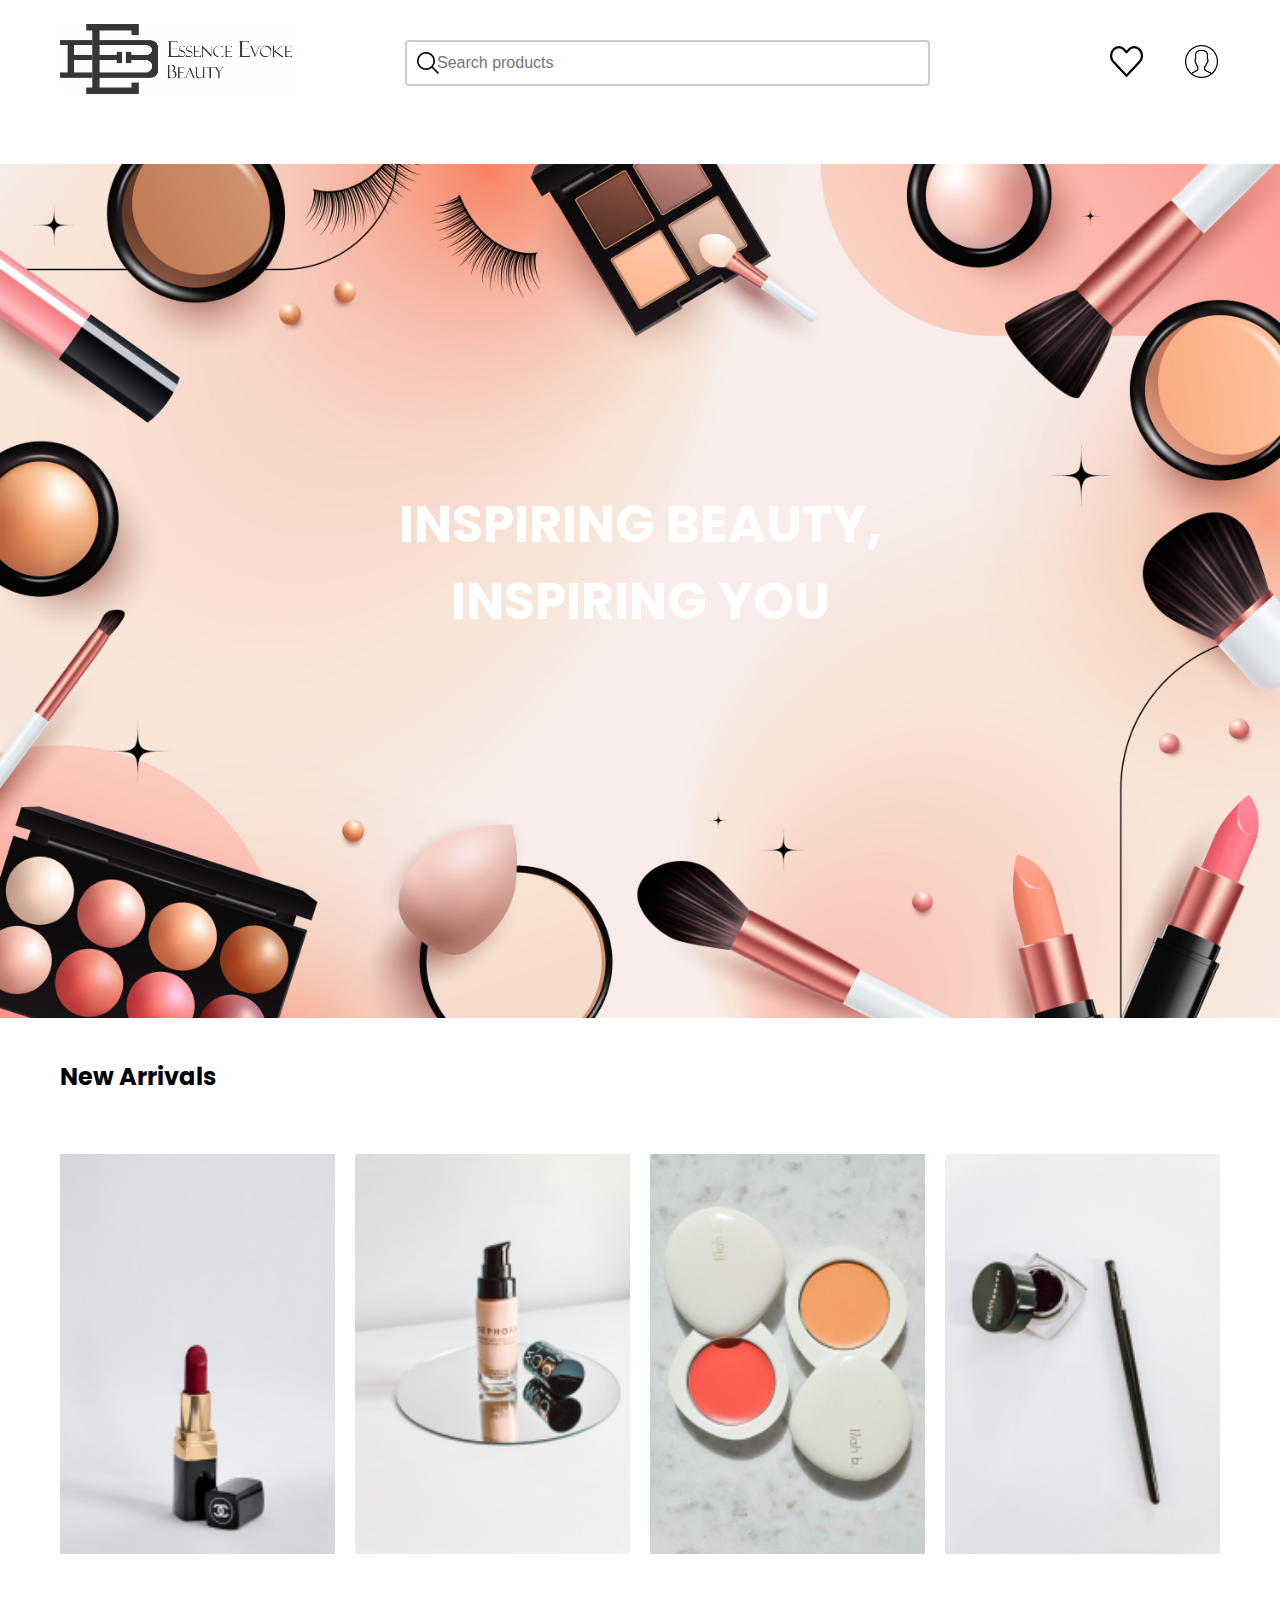
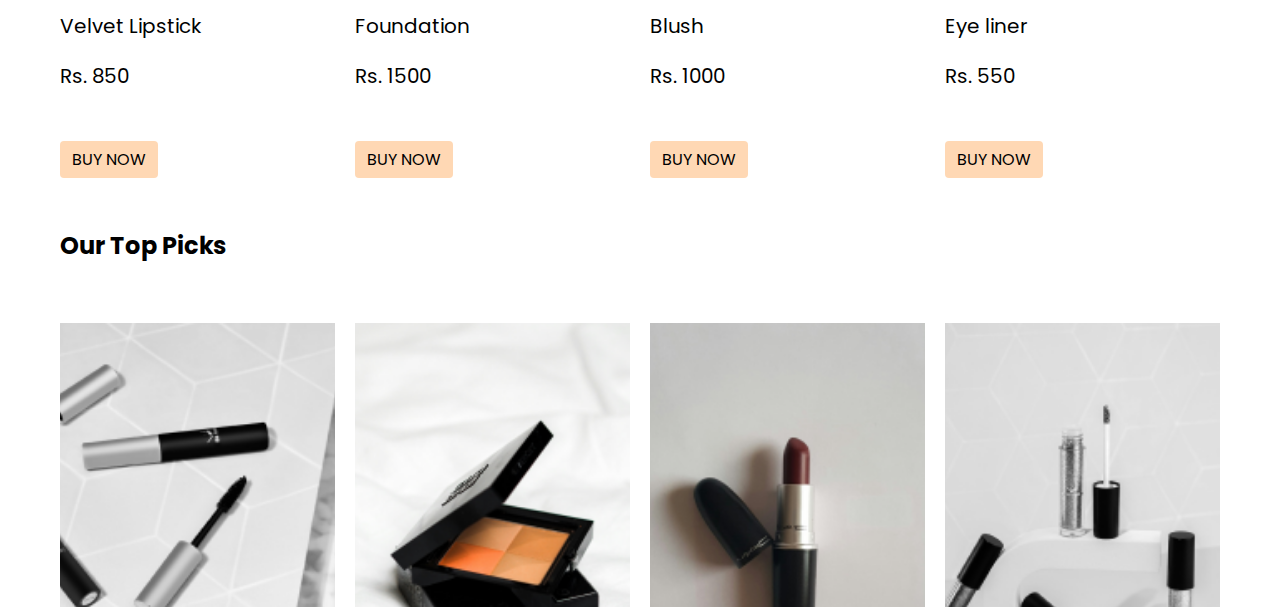
<file: index.html>
<!DOCTYPE html>
<html lang="en">
<head>
    <meta charset="UTF-8">
    <meta http-equiv="refresh" content="0; url=home.html">
    <title>Redirecting...</title>
</head>
<body>
    <p>If you are not redirected automatically, follow this <a href="home.html">link to login</a>.</p>
</body>
</html>
</file>
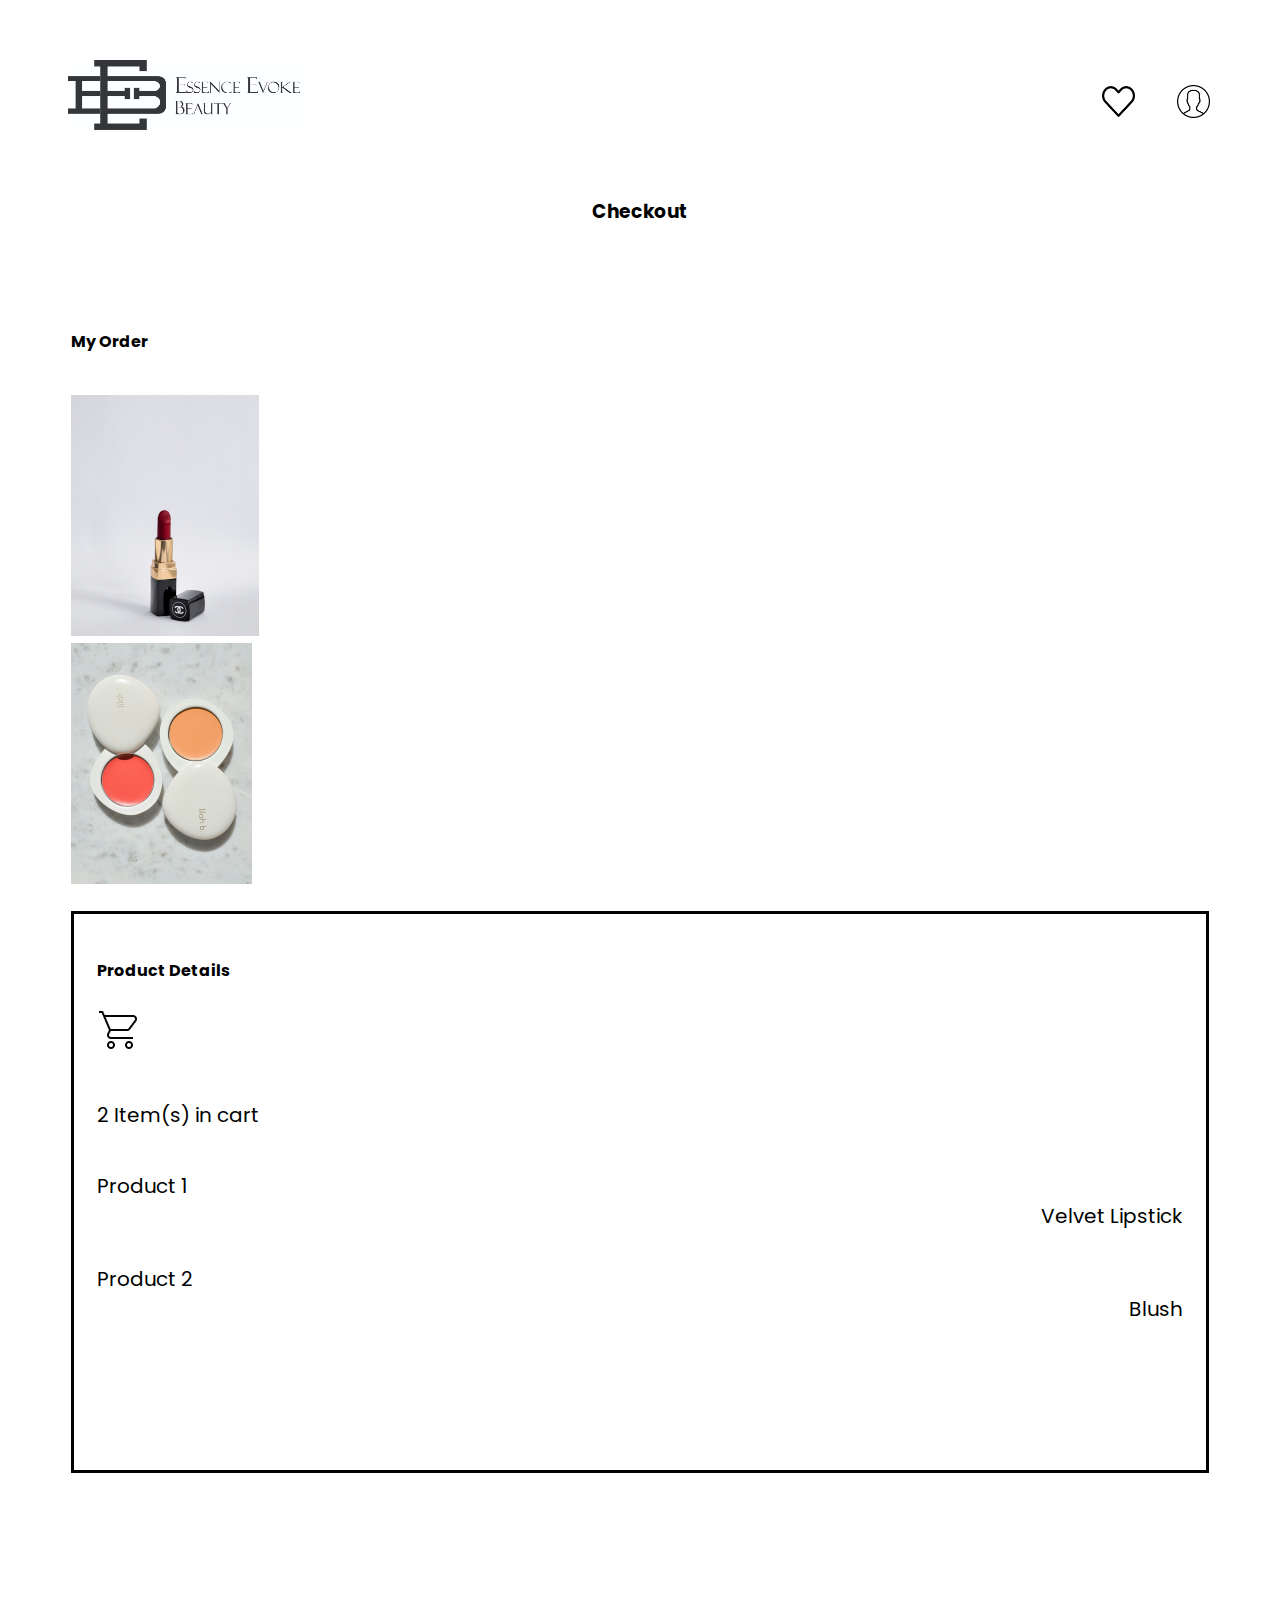
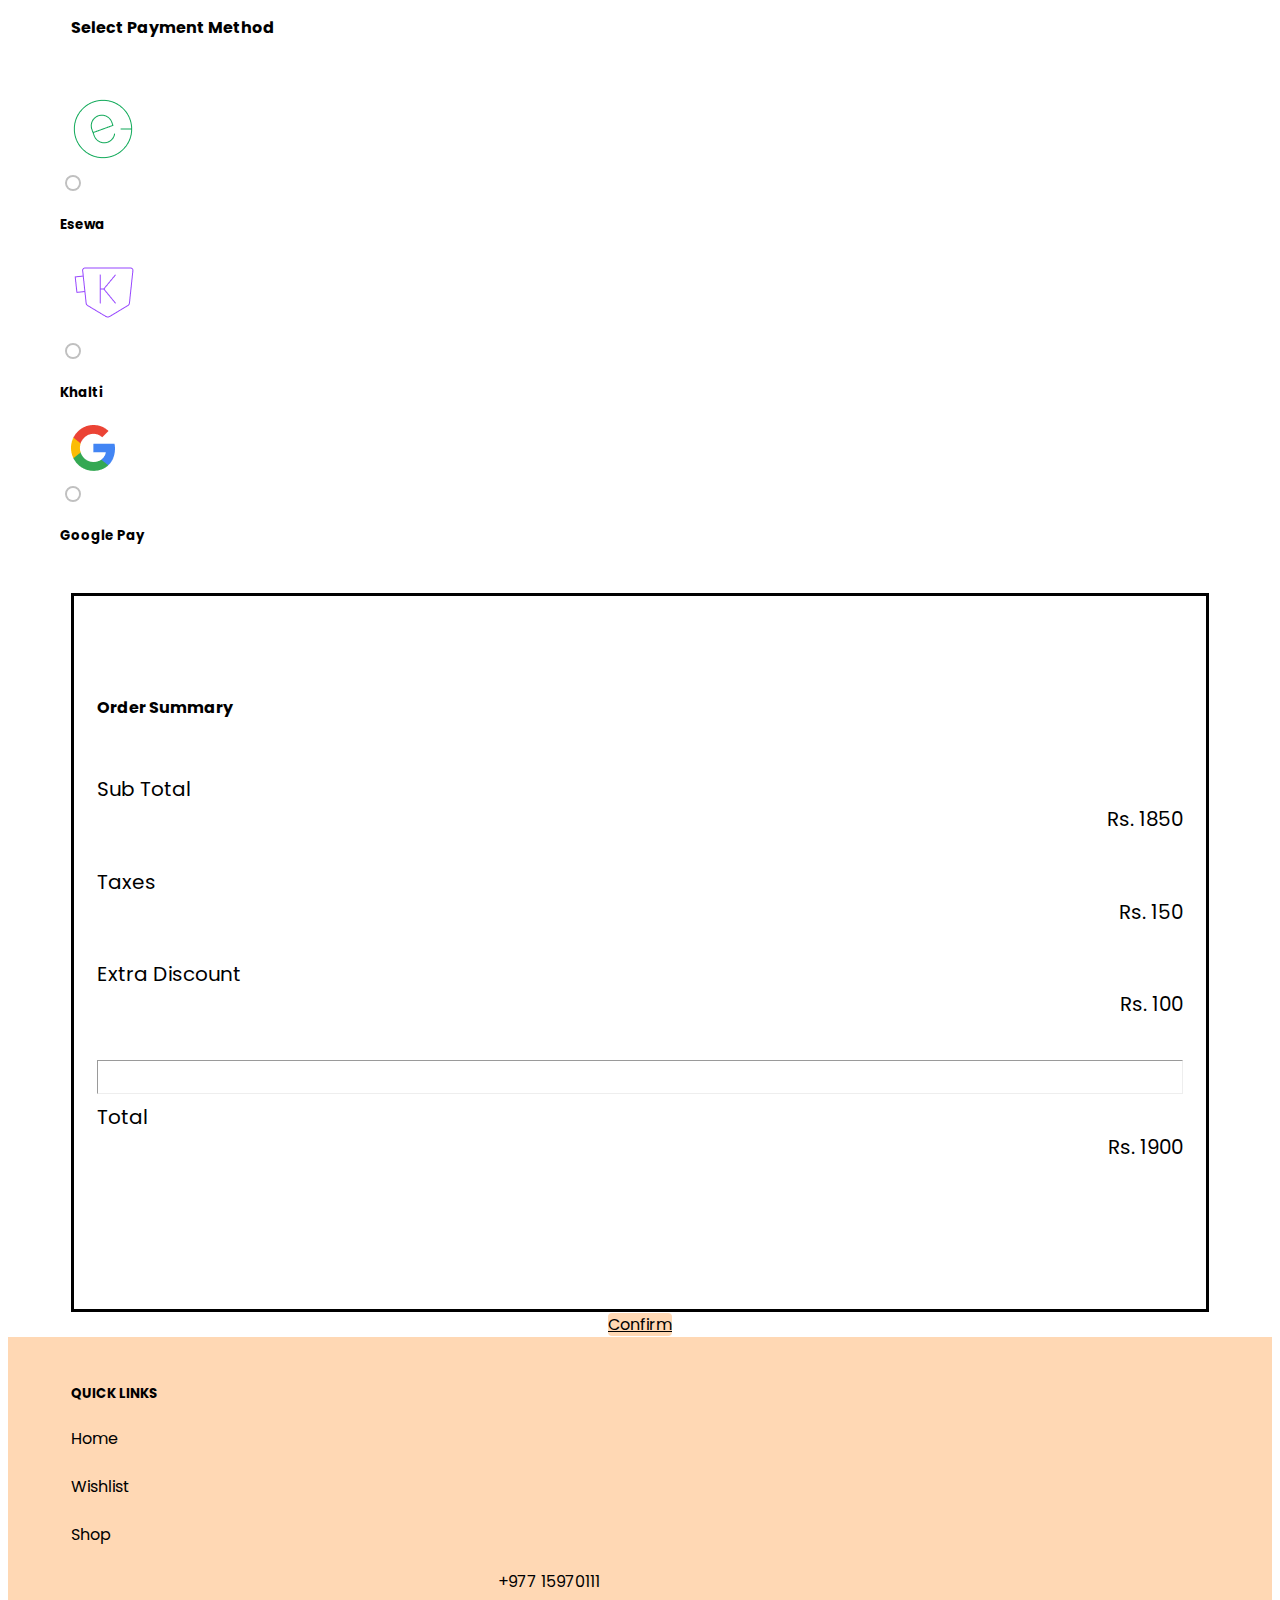
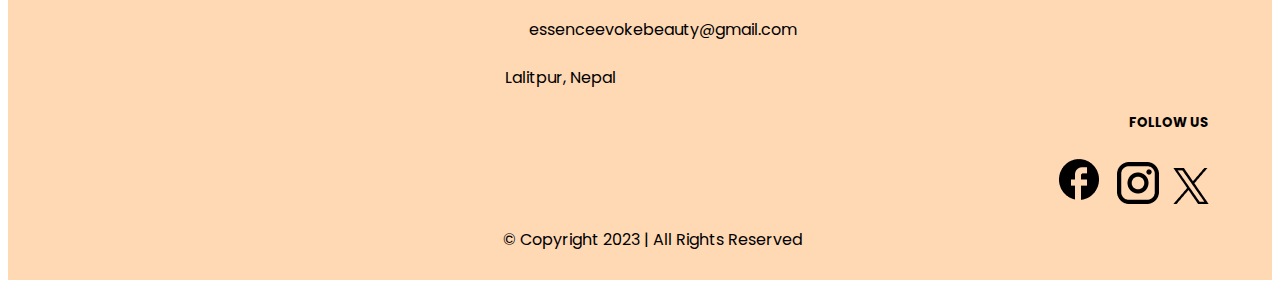
<file: checkout.html>
<!DOCTYPE html>
<html>
  <head>
    <title>Checkout page</title>
    <link
      href="https://cdn.jsdelivr.net/npm/bootstrap@5.2.3/dist/css/bootstrap.min.css"
      rel="stylesheet"
      integrity="sha384-rbsA2VBKQhggwzxH7pPCaAqO46MgnOM80zW1RWuH61DGLwZJEdK2Kadq2F9CUG65"
      crossorigin="anonymous"
    />
    <link rel="stylesheet" href="checkout.css" />
    <link rel="stylesheet" href="wishlist.css" />

 <link rel="stylesheet" href="footer.css" />
    <link rel="preconnect" href="https://fonts.googleapis.com" />
    <link rel="preconnect" href="https://fonts.gstatic.com" crossorigin />
    <link
      href="https://fonts.googleapis.com/css2?family=Poppins:ital,wght@0,100;0,200;0,300;0,400;0,500;0,600;0,700;0,800;0,900;1,100;1,200;1,300;1,400;1,500;1,600;1,700;1,800;1,900&display=swap"
      rel="stylesheet"
    />
  </head>
  <body style="font-family: Poppins; overflow-x: hidden;">
    <!--NAVBAR-->
    <div class="Navbar">
      <div class="Logo">
        <a href="home.html"><img class="Logo_img" src="images/brandlogo.jpg" alt="logo"></a>
        
      </div>
      <div></div>
      <div class="Navbar_Icons">
        <a href="wishlist.html"><img class="Icons" src="Icons/heart_66744.png" alt="icon"> </a> 
        <a href="profile.html"><img class="Icons" src="Icons/user_149452.png" alt="icon"> </a>
      </div>
    </div>
    <div class="heading">
      <h3>Checkout</h3>
    </div>

    <div class="row" style="padding-top: 5%; padding-left: 5%; padding-right: 5%">
      <div class="col-lg-6 col-sm-12">
        <h4>My Order</h4>
        <div class="row"style="padding-top: 20px;padding-bottom: 20px;">
          <div class="col-6">
            <img src="images/order1.png" alt="" />
          </div>
          <div class="col-6">
            <img src="images/order2.png" alt="" />
          </div>
        </div>
      </div>
      <div class="col-lg-6 col-sm-12" >
        <div style="border-style: solid; padding: 2%; padding-bottom: 10%;">
          <h4>Product Details</h4>
          <div class="row" style="margin-bottom: 2%;">
            <div class="col-1 d-flex align-items-center">
              <img class="cart_img" src="images/cart.png" alt="cart" />
            </div>
            <div class="col-11 d-flex align-items-center">
              <p style="padding-top: 20px;padding-bottom: 20px;font-size: 20px;">2 Item(s) in cart</p>
            </div>
          </div>
          <div class="row itemsInCart">
            <div class="col-6" style="text-align: left;font-size: 20px;">Product 1</div>
            <div class="col-6" style="text-align: right;font-size: 20px;">Velvet Lipstick</div>
          </div>
          <div class="row itemsInCart">
            <div class="col-6" style="text-align: left;font-size: 20px;">Product 2</div>
            <div class="col-6" style="text-align: right;font-size: 20px;">Blush</div>
          </div>
        </div>
       
      </div>
    </div>

    <div class="row" style="padding-top: 5%; padding-left: 5%; padding-right: 5%">
      <div class="col-lg-6 col-sm-12">
        <div class="col-12" style="padding-top: 5%; margin-bottom: 5%;">
          <h4>Select Payment Method</h4>
        </div>


        <div class="row" style="margin-bottom: 2%; ">
          <div class="col-2 d-flex align-items-center">
            <img src="images/esewa.png" alt="Esewa" src= "margin-top: 9%;"/>
          </div>
          <div class="col-10 d-flex align-items-center" style="margin-left: -1%;">
            <input class="form-check-input" type="radio" name="Esewa" id="Esewa" value="Esewa" checked>
            <label class="form-check-label" for="Esewa" style="margin-bottom: 10px;"></label>
            <h5>Esewa</h5>
          </div>
        </div>
        <div class="row" style="margin-bottom: 2%; margin-top: 2%;">
          <div class="col-2 d-flex align-items-center">
            <img src="images/khalti.png" alt="Khalti" />
          </div>
          <div class="col-10 d-flex align-items-center" style="margin-left: -1%;">
            <input class="form-check-input" type="radio" name="Khalti" id="Khalti" value="Khalti" checked>
            <label class="form-check-label" for="Khalti" style="margin-bottom: 10px;"></label>
            <h5>Khalti</h5>
          </div>
        </div>
        <div class="row" style="margin-bottom: 2%; margin-top: 2%;">
          <div class="col-2 d-flex align-items-center">
            <img src="images/google.png" alt="Google Pay" />
          </div>
          <div class="col-10 d-flex align-items-center" style="margin-left: -1%;">
            <input class="form-check-input" type="radio" name="Google Pay" id="Google Pay" value="Google Pay" checked>
            <label class="form-check-label" for="Google Pay" style="margin-bottom: 10px;"></label>
            <h5>Google Pay</h5>
          </div>
        </div>

        <br>
        <div class="col-2 d-flex align-items-center" style="margin-left: 16%;">
          
        
          
        </div>
      </div>
      

      <div class="col-lg-6 col-sm-12">
        <div style="border-style: solid; padding: 2%; padding-bottom: 10%;">
          <div class="col-12" style="padding-top: 5%; margin-bottom: 5%;">
           
            <h4>Order Summary</h4>
          </div>
          <div class="row itemsInCart">
            <div class="col-6" style="text-align: left;font-size: 20px;">Sub Total</div>
            <div class="col-6" style="text-align: right;font-size: 20px;">Rs. 1850 </div>
          </div>
          <div class="row itemsInCart">
            <div class="col-6" style="text-align: left;font-size: 20px;">Taxes</div>
            <div class="col-6" style="text-align: right;font-size: 20px;">Rs. 150 </div>
          </div>
          <div class="row itemsInCart">
            <div class="col-6" style="text-align: left;font-size: 20px;">Extra Discount</div>
            <div class="col-6" style="text-align: right;font-size: 20px;">Rs. 100 </div>
          </div>
          <hr class="itemsInCart">
          <div class="row itemsInCart">
            <div class="col-6" style="text-align: left;font-size: 20px;">Total</div>
            <div class="col-6" style="text-align: right;font-size: 20px;">Rs. 1900 </div>
          </div>
        </div>
       
      </div>
    </div>

    <div class="heading col-12">
      <a href="success.html" class="btn btn-primary">Confirm</a>
    </div>
    <div class="footer">
      <div class="row">
          <div class="col">
              <h5>QUICK LINKS</h5>
              <div class="row footer-margin-bottom" >
                  <a class="link-customized" href="home.html">
                      Home
                  </a>
              </div>
              <div class="row footer-margin-bottom">
                  <a class="link-customized" href="wishlist.html">
                     Wishlist
                  </a>
              </div>
              <div class="row footer-margin-bottom">
                  <a class="link-customized" href="productdisplay.html">
                      Shop
                  </a>
              </div>
          </div>
          <div class="col contact-info" >
            <div class="row footer-margin-bottom">
              <a class="link-customized" style="margin-left: -16%;">
                  +977 15970111
              </a>
          </div>
          <div class="row footer-margin-bottom">
              <a class="link-customized" style="margin-left: 4%;">
                  essenceevokebeauty@gmail.com
              </a>
          </div>
          <div class="row footer-margin-bottom">
              <a class="link-customized" style="margin-left: -14%;">
                  Lalitpur, Nepal
              </a>
              </div>
          </div>
          <div class="col follow-us" >
              <h5>FOLLOW US</h5>
              <img src="images/fa.png">
              <img src="images/ins.png">
              <img src="images/twi.png">
          </div>
      </div>
      <p style= "margin-left: 38%;">
        &copy; Copyright 2023 | All Rights Reserved</p>
</div>
  </div>
  </body>
</html>
</file>
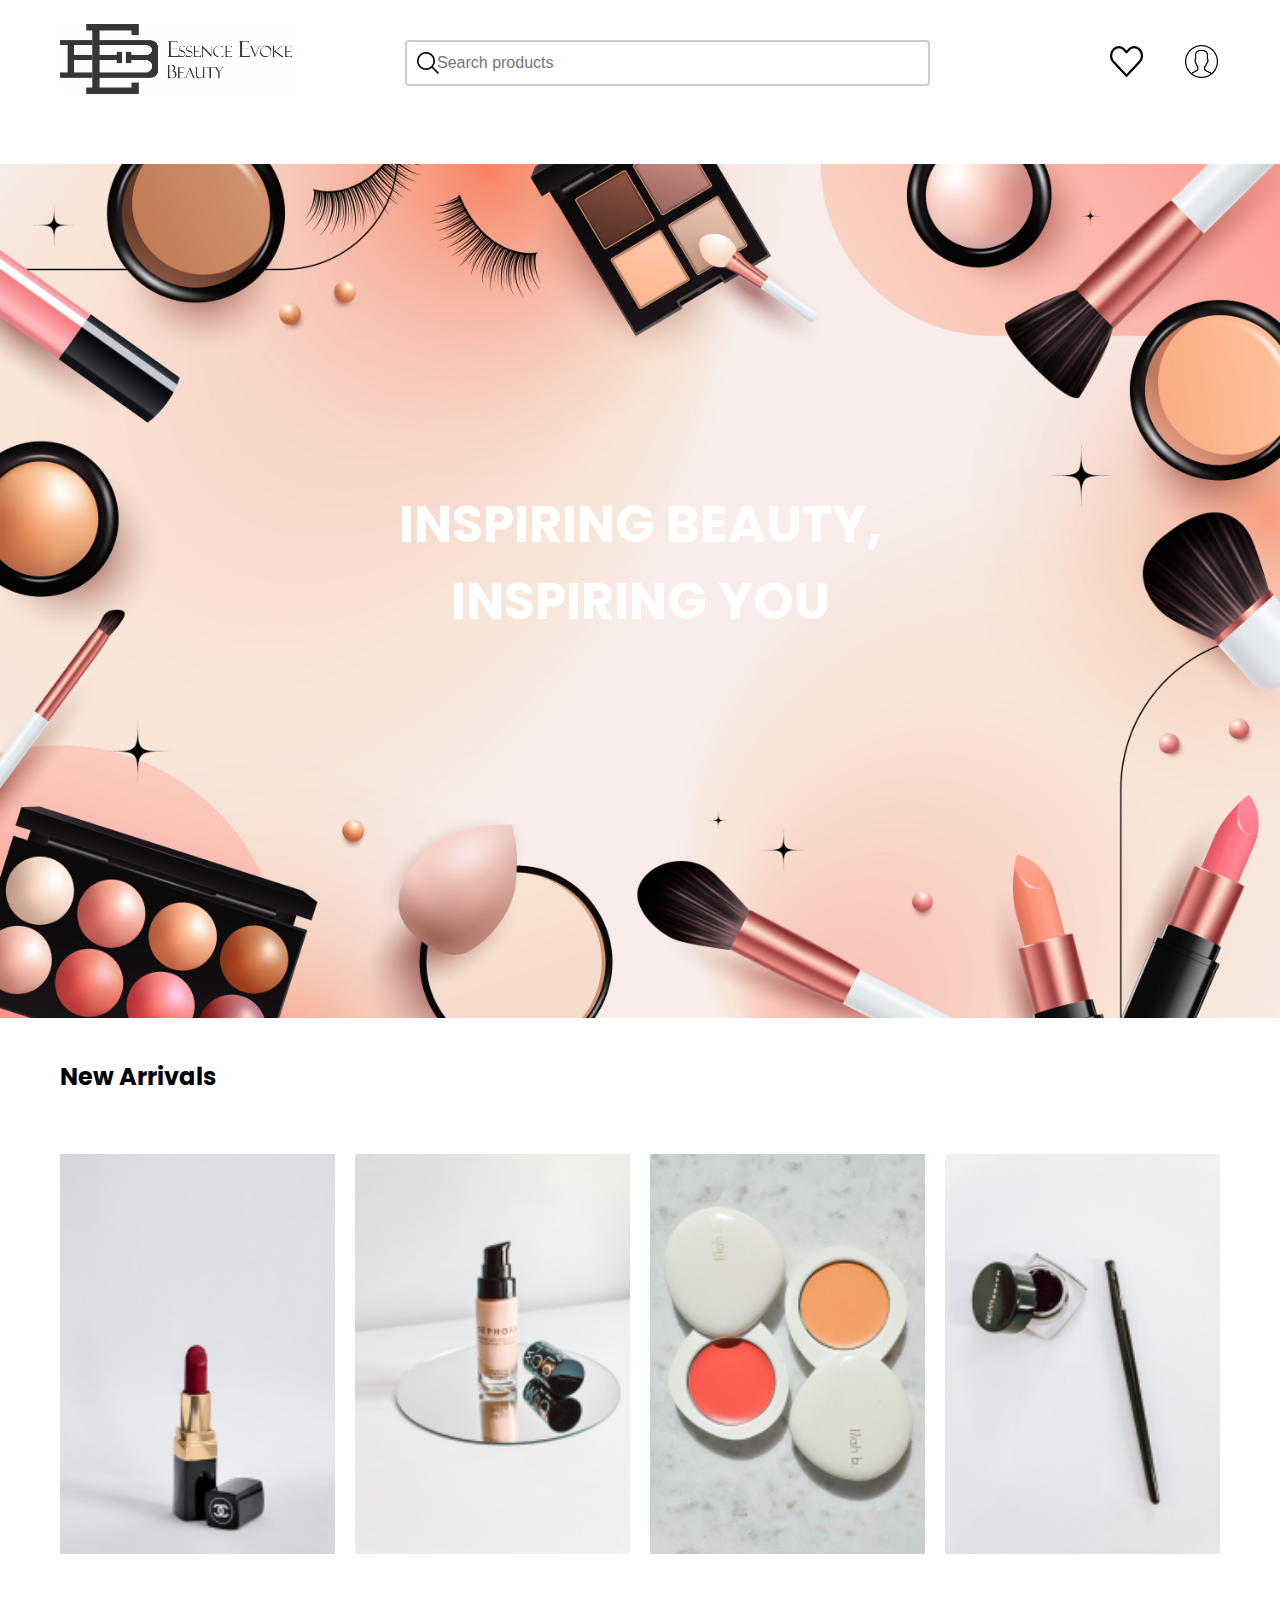
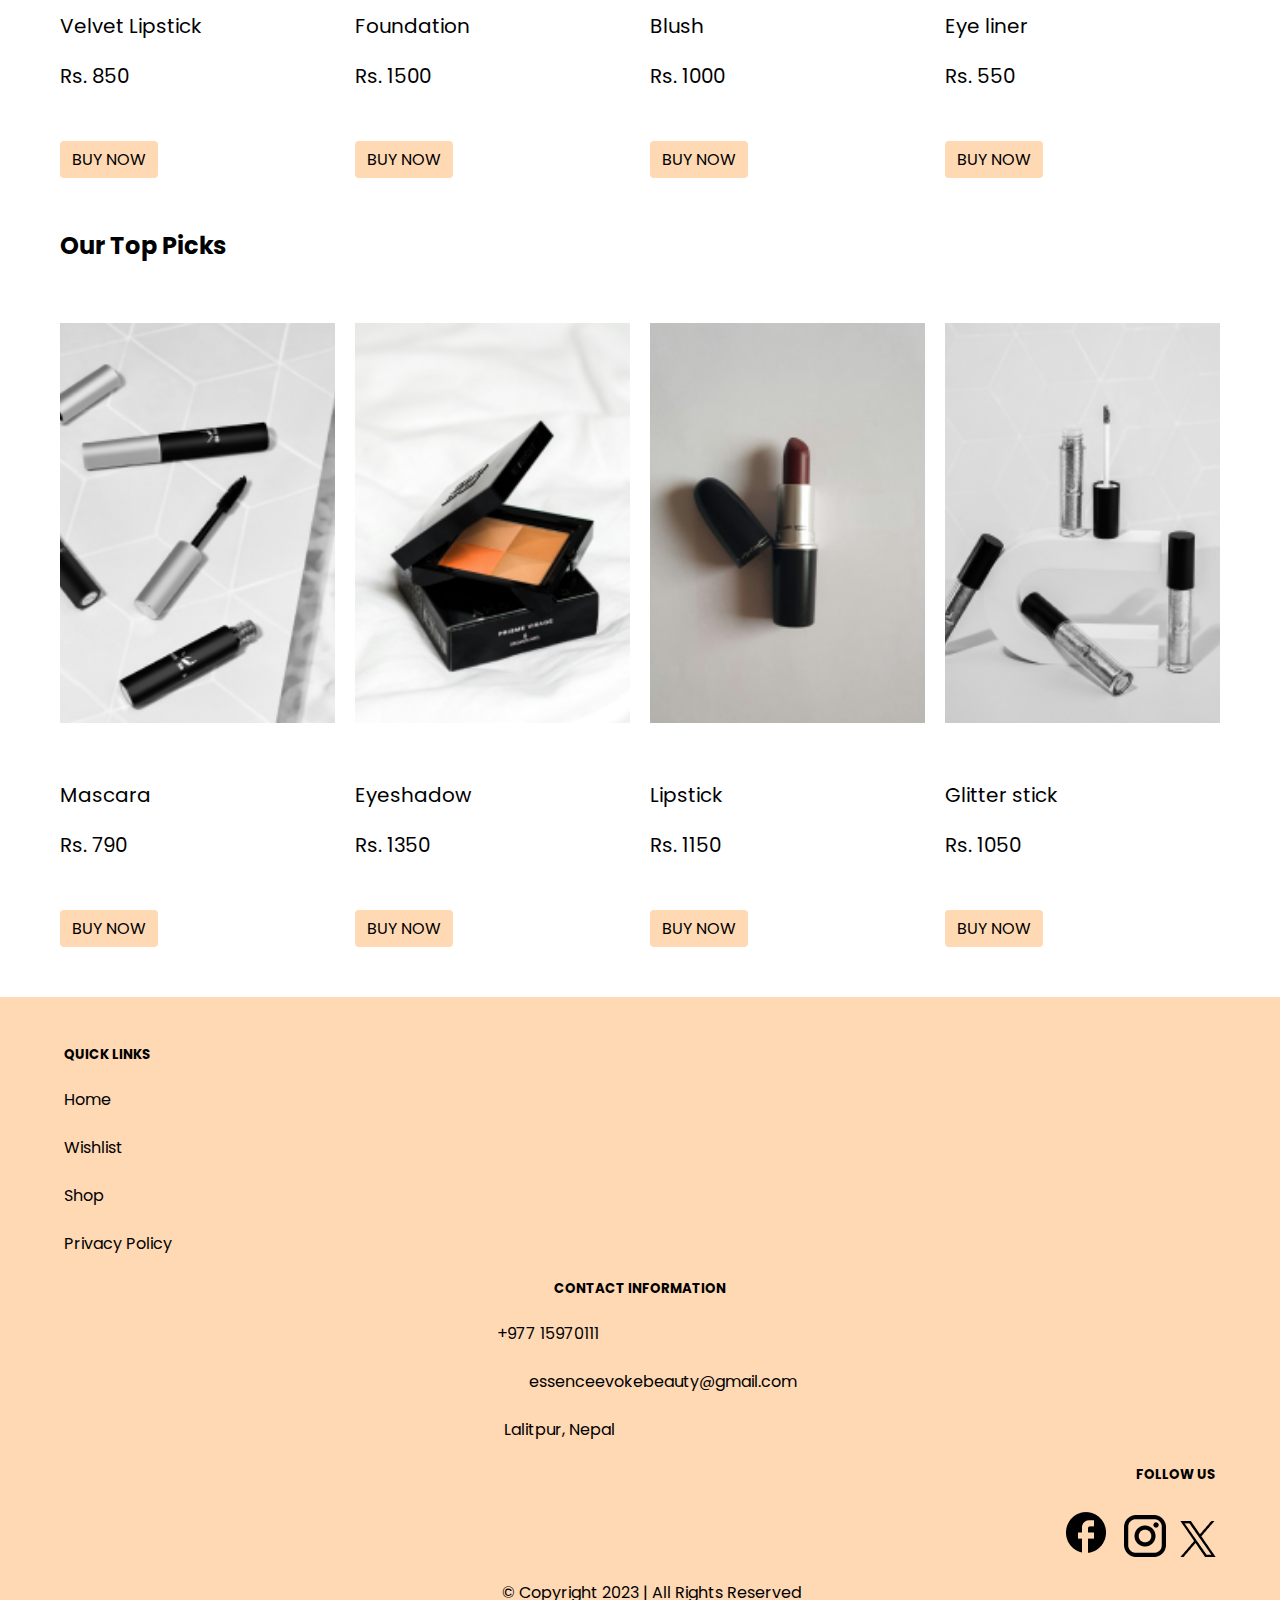
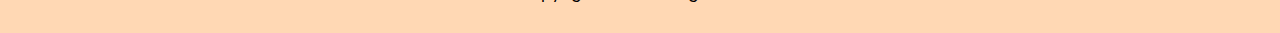
<file: home.html>
<!DOCTYPE html>
<html>
    <head>
        <title> Landing page</title>
         <link href="https://cdn.jsdelivr.net/npm/bootstrap@5.2.3/dist/css/bootstrap.min.css" rel="stylesheet" integrity="sha384-rbsA2VBKQhggwzxH7pPCaAqO46MgnOM80zW1RWuH61DGLwZJEdK2Kadq2F9CUG65" crossorigin="anonymous">
        <link rel="stylesheet" href="home.css">
        <link rel="stylesheet" href="footer.css">
        <link rel="preconnect" href="https://fonts.googleapis.com">
        <link rel="preconnect" href="https://fonts.gstatic.com" crossorigin>
        <link href="https://fonts.googleapis.com/css2?family=Poppins:ital,wght@0,100;0,200;0,300;0,400;0,500;0,600;0,700;0,800;0,900;1,100;1,200;1,300;1,400;1,500;1,600;1,700;1,800;1,900&display=swap" rel="stylesheet"> 
    </head>
    <body style="font-family: Poppins; overflow-x: hidden;">
        <!--NAVBAR-->
        <div class="Navbar">
            <div class="Logo">
                <img class="Logo_img" src="images/brandlogo.jpg" alt="logo">
            </div>
            <div>
                <input class="search_bar" type="text" placeholder="Search products" style="padding-left: 4%; margin-left: 6%;">
                <!-- <img class="search" src="images/search.png" alt="search"  > -->
            </div>
            <div class="Navbar_Icons" style="margin-bottom: 19%;">
               <a href="wishlist.html"><img class="Icons" src="Icons/heart_66744.png" alt="icon"> </a> 
                <a href="profile.html"><img class="Icons" src="Icons/user_149452.png" alt="icon"> </a>
            </div>
        </div>

        <!--SECOND BOX-->
        <div class="container">
            <img class="Second_box_image" src="images/coverphoto.png" alt="just a box" style="margin-right: 2%;max-height: 100%;margin-top: 3%; margin-bottom: -2%;height: auto;max-height: 180%;">
            <div class="centered"> 
                <h1 style="font-size: 4vw; color: white;">INSPIRING BEAUTY, INSPIRING YOU</h1>
            </div>
        </div>
        
        


        <h2 style="margin:60px;">New Arrivals</h2>
        <!--BODY CONTENT-->
        <div class="Body_content">
            
            <!--First Box-->
            <div class="Box">
                <a href="productdisplay.html" class="no-link-style">
                    <div>
                    <img class="Product_image" src="images/lipstick.png" alt="Product">
                    <p style="font-size: 20px;">Velvet Lipstick</p>
                    <p style="font-size: 20px;">Rs. 850</p>
                    <p class="btn btn-primary">BUY NOW</p>
                </div></a>
               
            </div>
            <!--Second Box-->
            <div class="Box">
                <a href="productdisplay.html" class="no-link-style">
                <div>
                    <img class="Product_image" src="images/foundationn.png" alt="Product">
                    <p style="font-size: 20px;">Foundation</p>
                    <p style="font-size: 20px;">Rs. 1500</p>
                    <p class="btn btn-primary">BUY NOW</p>
                </div></a>
            </div>
            <!--Third box-->
            <div class="Box">
                <a href="productdisplay.html" class="no-link-style">
                <div>
                    <img class="Product_image" src="images/blush.png" alt="Product">
                    <p style="font-size: 20px;">Blush</p>
                    <p style="font-size: 20px;">Rs. 1000</p>
                    <p class="btn btn-primary">BUY NOW</p>
                </div></a>
            </div>
            <!--Fourth Box-->
            <div class="Box">
                <a href="productdisplay.html" class="no-link-style">
                <div>
                    <img class="Product_image" src="images/eyeliner.png" alt="Product">
                    <p style="font-size: 20px;">Eye liner</p>
                    <p style="font-size: 20px;">Rs. 550</p>
                    <p class="btn btn-primary">BUY NOW</p>
                </div></a>
            </div>
        </div>

        <!--Third Box-->
        <h2 style="margin:60px;margin-top: 18px;">Our Top Picks</h2>
        <!--BODY CONTENT-->
        <div class="Body_content">
            
            <!--First Box-->
            <div class="Box">
                <div>
                    <img class="Product_image" src="images/mascara.png" alt="Product">
                    <p style="font-size: 20px;">Mascara</p>
                    <p style="font-size: 20px;">Rs. 790</p>
                    <p class="btn btn-primary">BUY NOW</p>
                </div>
            </div>
            <!--Second Box-->
            <div class="Box">
                <div>
                    <img class="Product_image" src="images/eyeshadow.png" alt="Product">
                    <p style="font-size: 20px;">Eyeshadow</p>
                    <p style="font-size: 20px;">Rs. 1350</p>
                    <p class="btn btn-primary">BUY NOW</p>
                </div>
            </div>
            <!--Third box-->
            <div class="Box">
                <div>
                    <img class="Product_image" src="images/lipstickk.png" alt="Product">
                    <p style="font-size: 20px;">Lipstick</p>
                    <p style="font-size: 20px;">Rs. 1150</p>
                    <p class="btn btn-primary">BUY NOW</p>
                </div>
            </div>
            <!--Fourth Box-->
            <div class="Box">
                <div>
                    <img class="Product_image" src="images/glitter.png" alt="Product">
                    <p style="font-size: 20px;">Glitter stick</p>
                    <p style="font-size: 20px;">Rs. 1050</p>
                    <p class="btn btn-primary">BUY NOW</p>
                </div>
            </div>
        </div>
        <div class="footer">
            <div class="row">
                <div class="col">
                    <h5>QUICK LINKS</h5>
                    <div class="row footer-margin-bottom" >
                        <a class="link-customized" href="home.html">
                            Home
                        </a>
                    </div>
                    <div class="row footer-margin-bottom">
                        <a class="link-customized" href="wishlist.html">
                           Wishlist
                        </a>
                    </div>
                    <div class="row footer-margin-bottom">
                        <a class="link-customized" href="productdisplay.html">
                            Shop
                        </a>
                    </div>
                    <div class="row footer-margin-bottom">
                        <a class="link-customized" href="">
                            Privacy Policy
                        </a>
                    </div>
                </div>
                <div class="col contact-info" >
                    <h5>CONTACT INFORMATION</h5>
                    <div class="row footer-margin-bottom">
                        <a class="link-customized" style="margin-left: -16%;">
                            +977 15970111
                        </a>
                    </div>
                    <div class="row footer-margin-bottom">
                        <a class="link-customized" style="margin-left: 4%;">
                            essenceevokebeauty@gmail.com
                        </a>
                    </div>
                    <div class="row footer-margin-bottom">
                        <a class="link-customized" style="margin-left: -14%;">
                            Lalitpur, Nepal
                        </a>
                    </div>
                </div>
                <div class="col follow-us" >
                    <h5>FOLLOW US</h5>
                    <img src="images/fa.png">
                    <img src="images/ins.png">
                    <img src="images/twi.png">
                </div>
            </div>
            <p style= "margin-left: 38%;">
                &copy; Copyright 2023 | All Rights Reserved</p>
        </div>
        <style>.container {
            position: relative;
            text-align: center;
            color: white;
          }
          .centered {
            position: absolute;
            top: 50%;
            left: 50%;
            transform: translate(-50%, -50%);
}
input[type=text] {
  width: 70%;
  box-sizing: border-box;
  border: 2px solid #ccc;
  border-radius: 4px;
  font-size: 16px;
  background-color: white;
  background-image: url('images/search.png');
  background-position: 10px 10px; 
  background-repeat: no-repeat;
  padding: 12px 20px 12px 40px;
}
</style>
    </body>
</html>
</file>
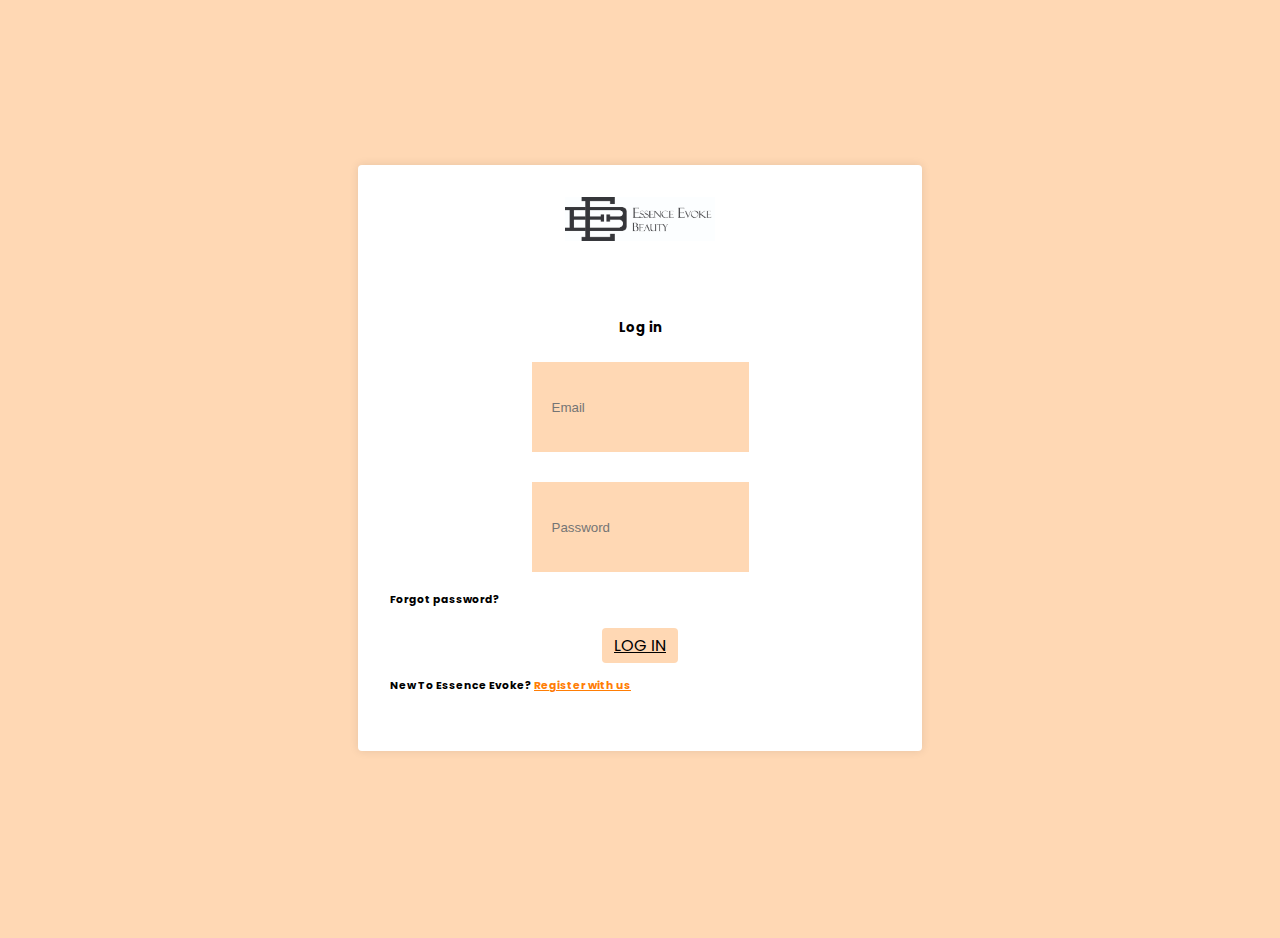
<file: login.html>
<!DOCTYPE html>
<html lang="en">
<head>
  <meta charset="UTF-8">
  <meta name="viewport" content="width=device-width, initial-scale=1.0">
  <title>Login - Essence Evoke Beauty</title>
  <link rel="stylesheet" href="login.css">
  <link href="https://cdn.jsdelivr.net/npm/bootstrap@5.2.3/dist/css/bootstrap.min.css" rel="stylesheet" integrity="sha384-rbsA2VBKQhggwzxH7pPCaAqO46MgnOM80zW1RWuH61DGLwZJEdK2Kadq2F9CUG65" crossorigin="anonymous">
  <link rel="preconnect" href="https://fonts.googleapis.com">
  <link rel="preconnect" href="https://fonts.gstatic.com" crossorigin>
  <link href="https://fonts.googleapis.com/css2?family=Poppins:ital,wght@0,100;0,200;0,300;0,400;0,500;0,600;0,700;0,800;0,900;1,100;1,200;1,300;1,400;1,500;1,600;1,700;1,800;1,900&display=swap" rel="stylesheet">
  
</head>
<body style="font-family: Poppins;">
    
    <div class="login-container">
      <a href="home.html"><img class="Logo_img" src="images/brandlogo.jpg" alt="logo"></a>
        <div class="login">
        <h5 >Log in</h5></div>
        <form>
          <div class="form-group">
            
            <input type="email" class="form-control" id="email" placeholder="Email" required>
          </div>
          <div class="form-group">
            
            <input type="password" class="form-control" id="password" placeholder="Password" required>
          </div>
          <p class="forgot-password" style="font-size: 20px;"><h6>Forgot password?</h6></p>
          <div class="loginn">
          <a class=" btn btn-primary" href="checkout.html">LOG IN</a>
        </div>
        </form>
        <h6 class="text">New To Essence Evoke? <a href="signup.html" class="register-link">Register with us</a></h6>
      </div>
      
      <!-- <script src="https://code.jquery.com/jquery-3.5.1.slim.min.js"></script> -->
      <!-- <script src="https://cdn.jsdelivr.net/npm/@popperjs/core@2.9.2/dist/umd/popper.min.js"></script> -->
      <!-- <script src="https://maxcdn.bootstrapcdn.com/bootstrap/4.5.2/js/bootstrap.min.js"></script> -->
      </body>
      </html>
</file>
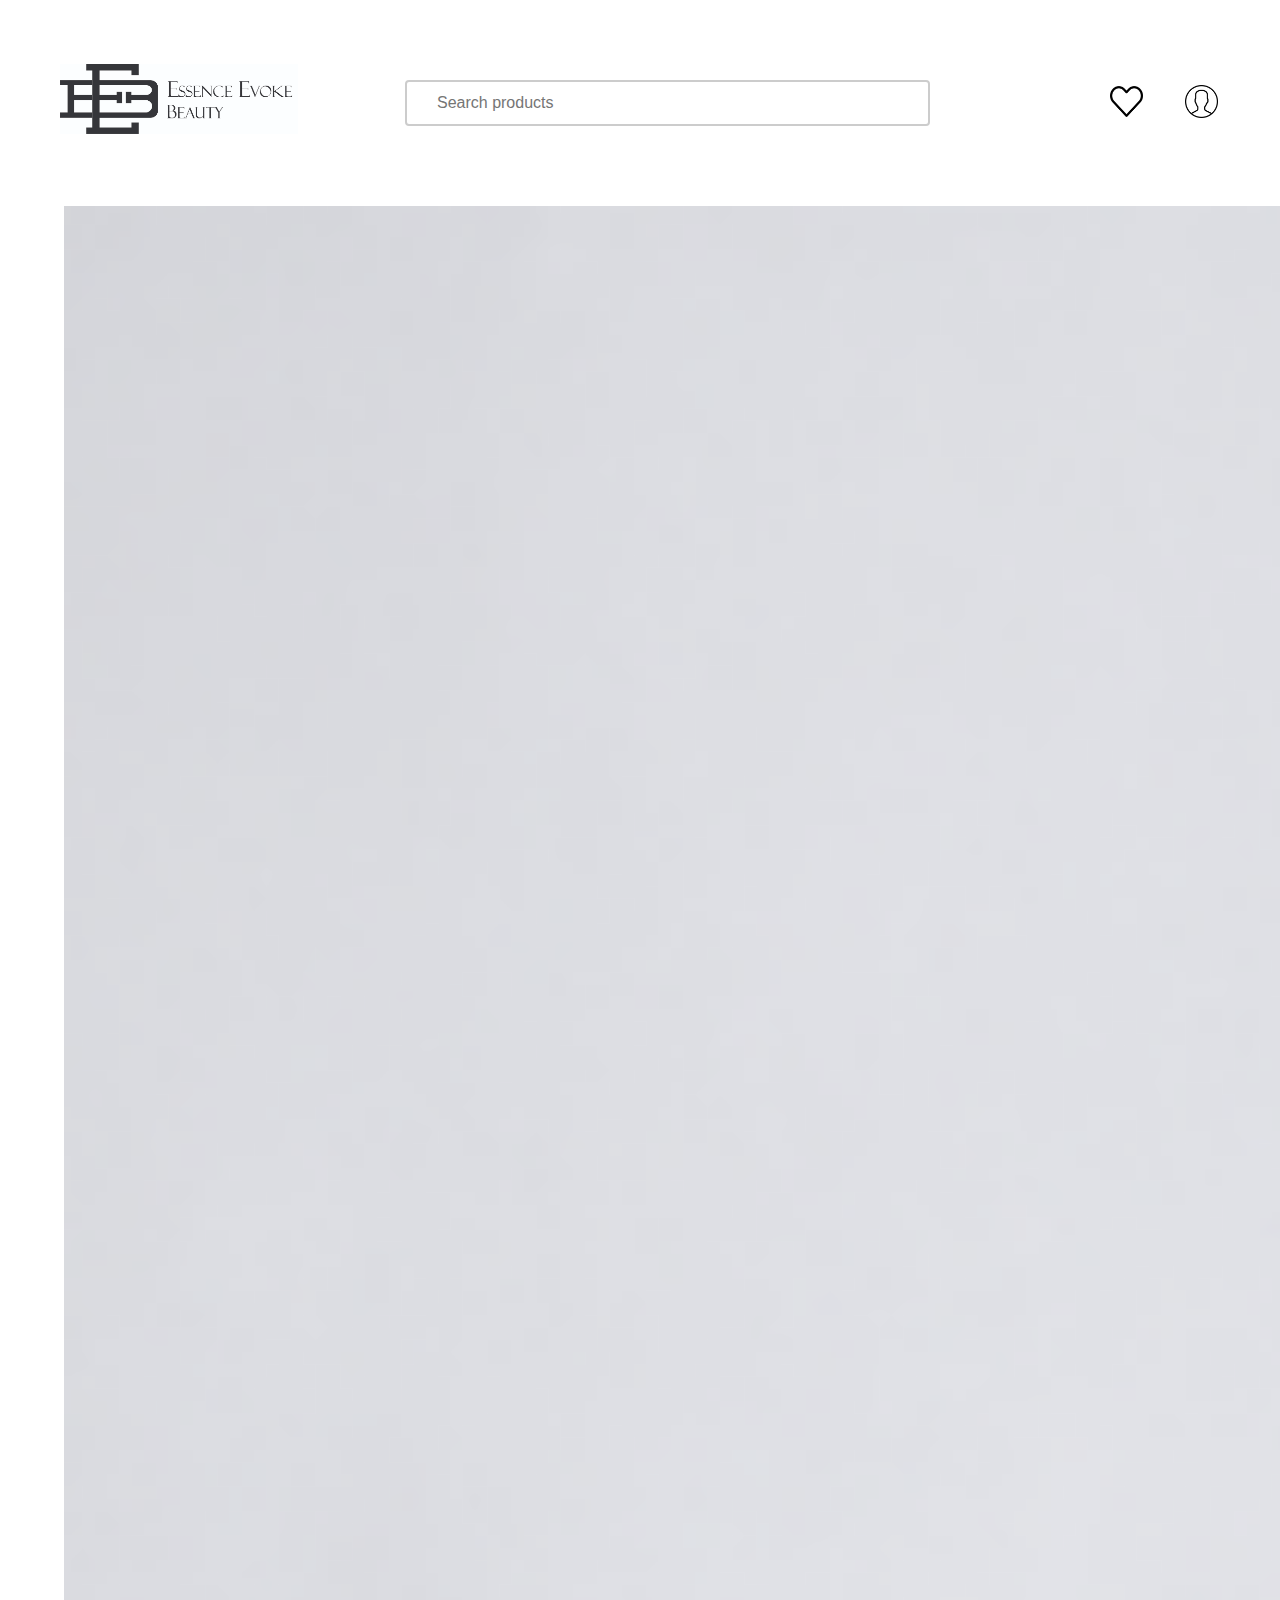
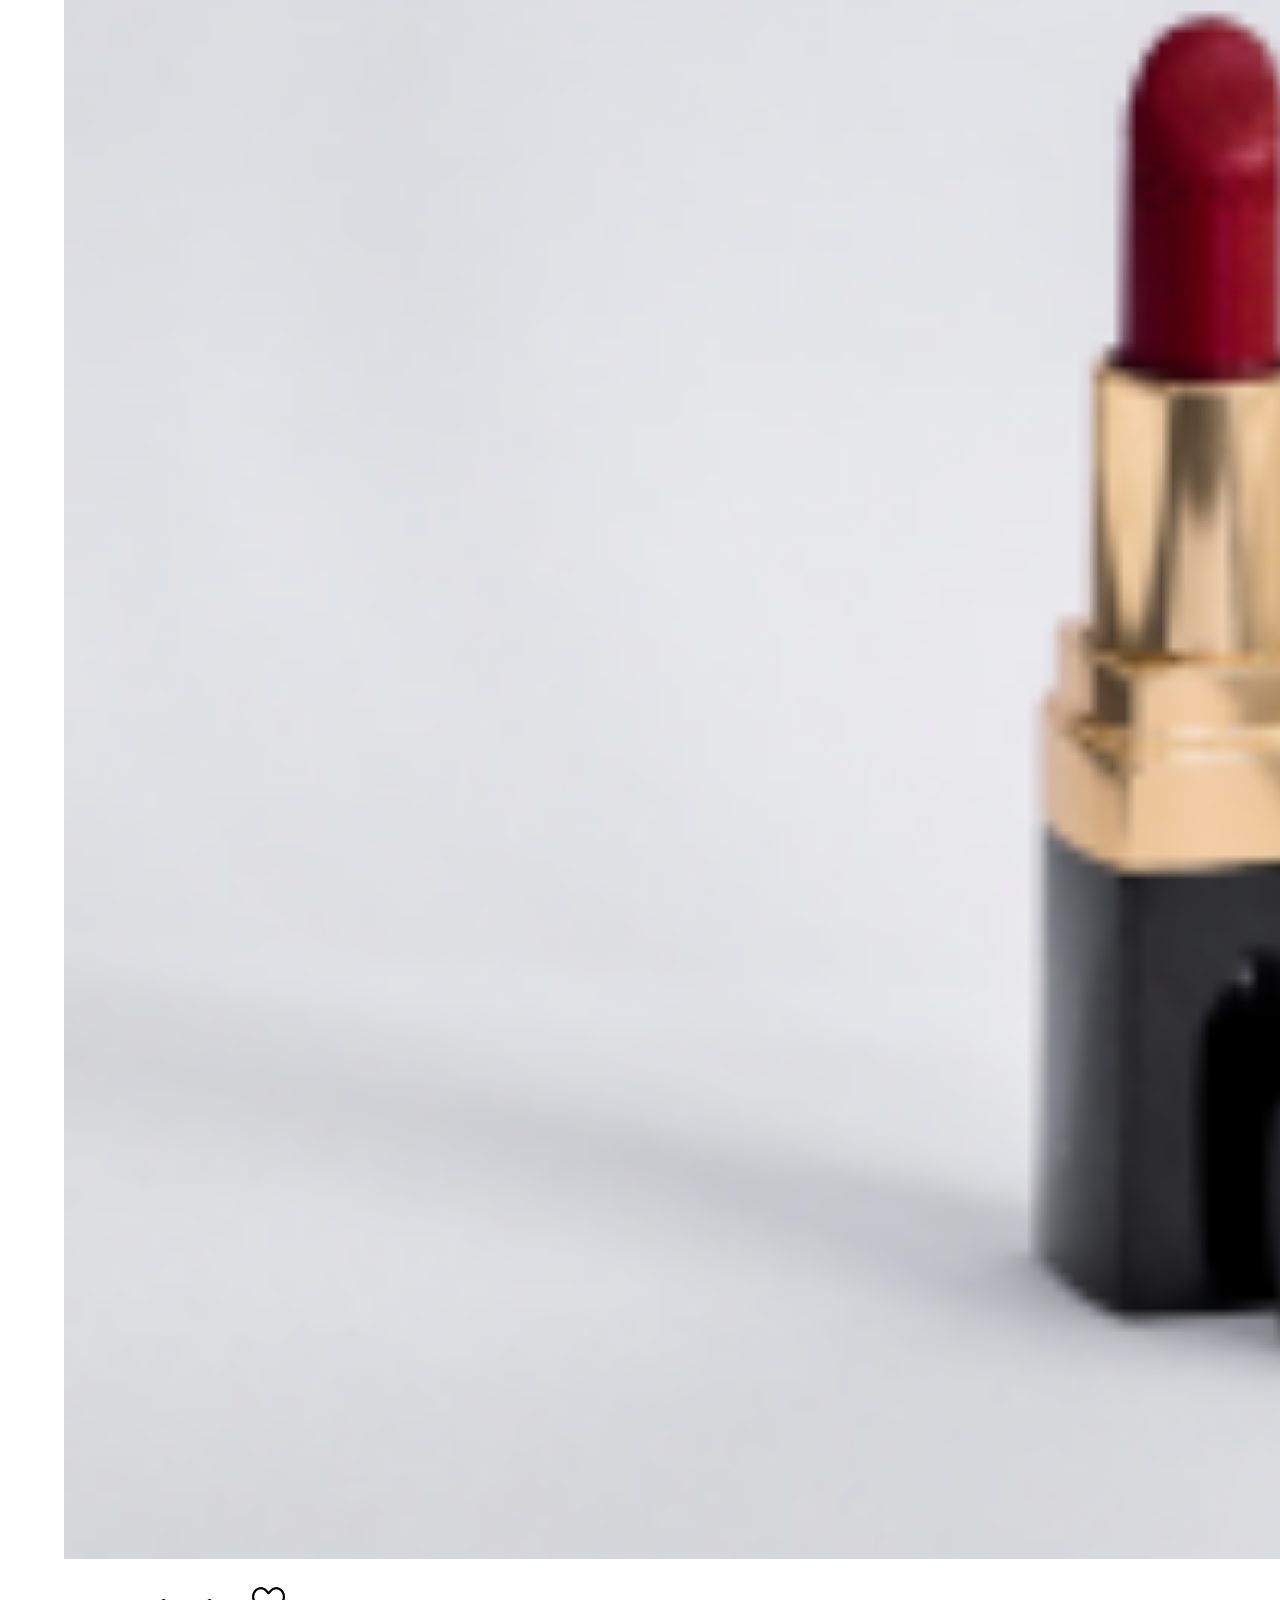
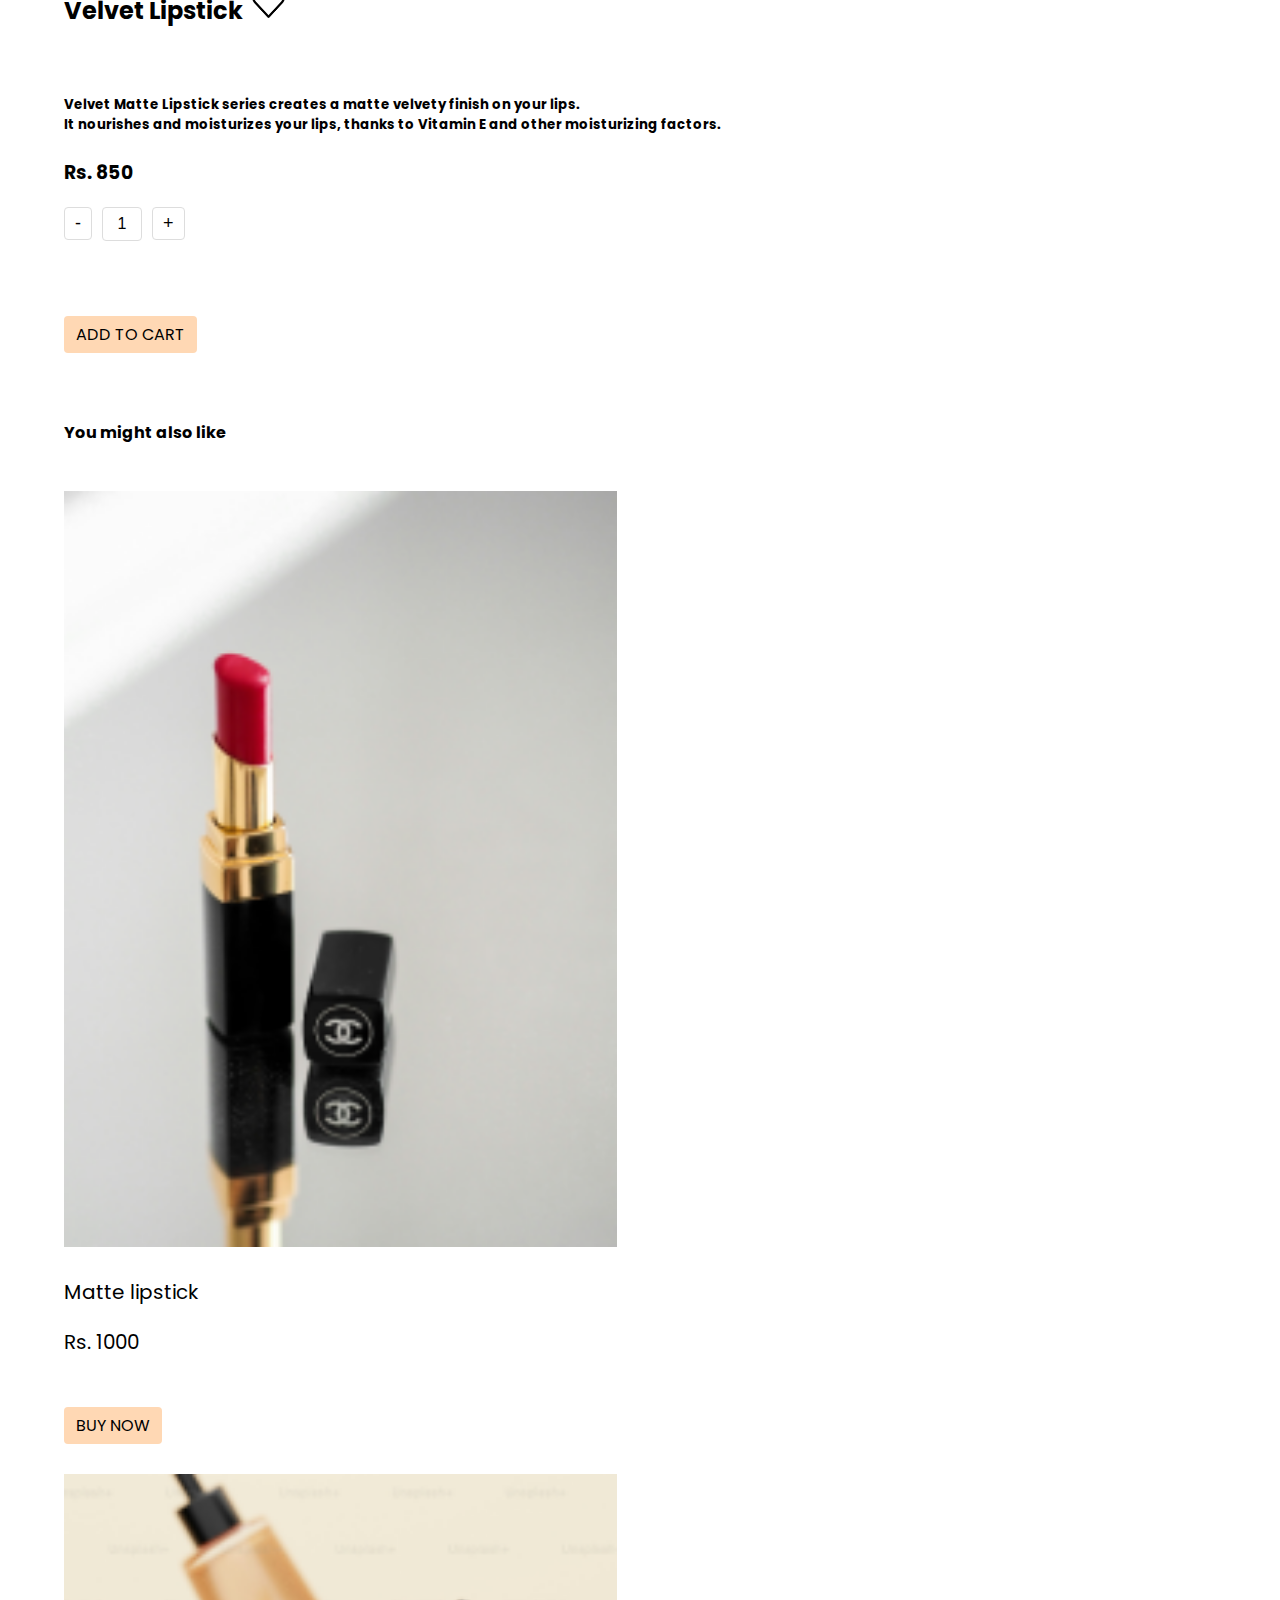
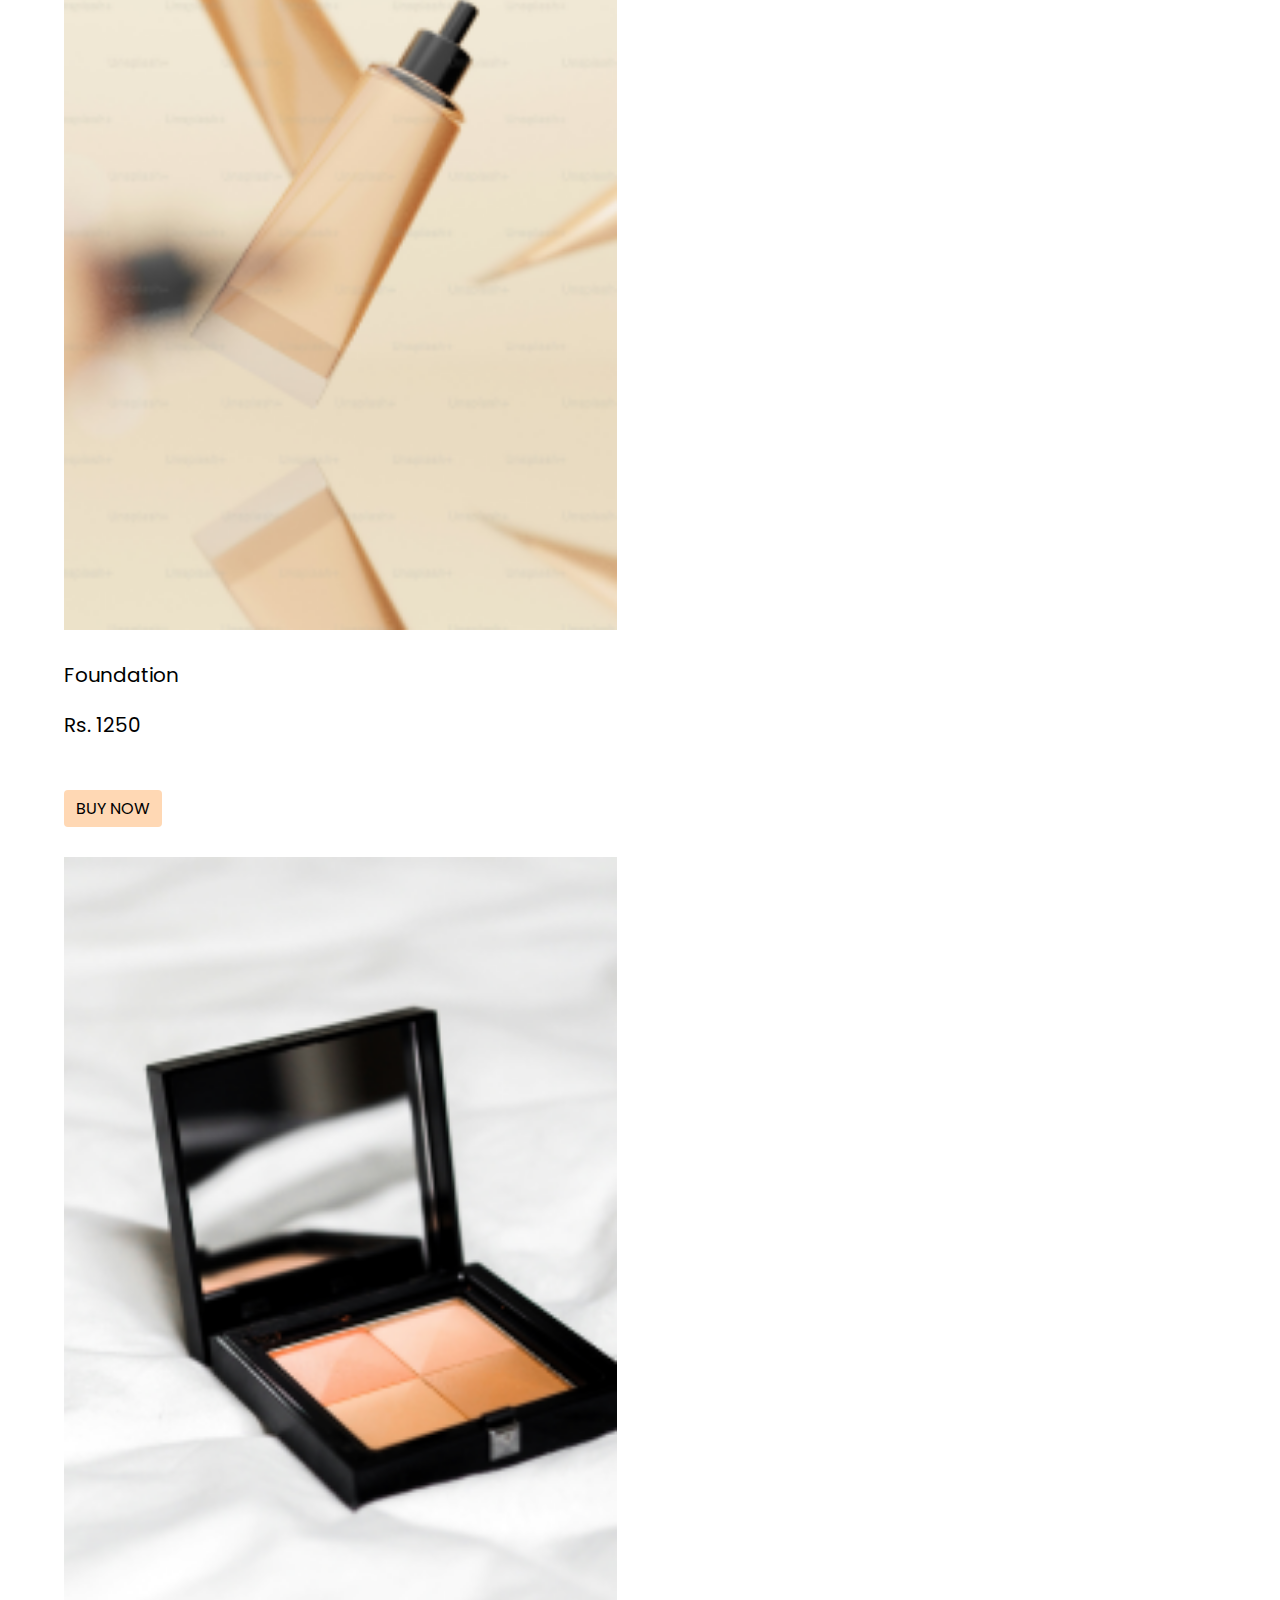
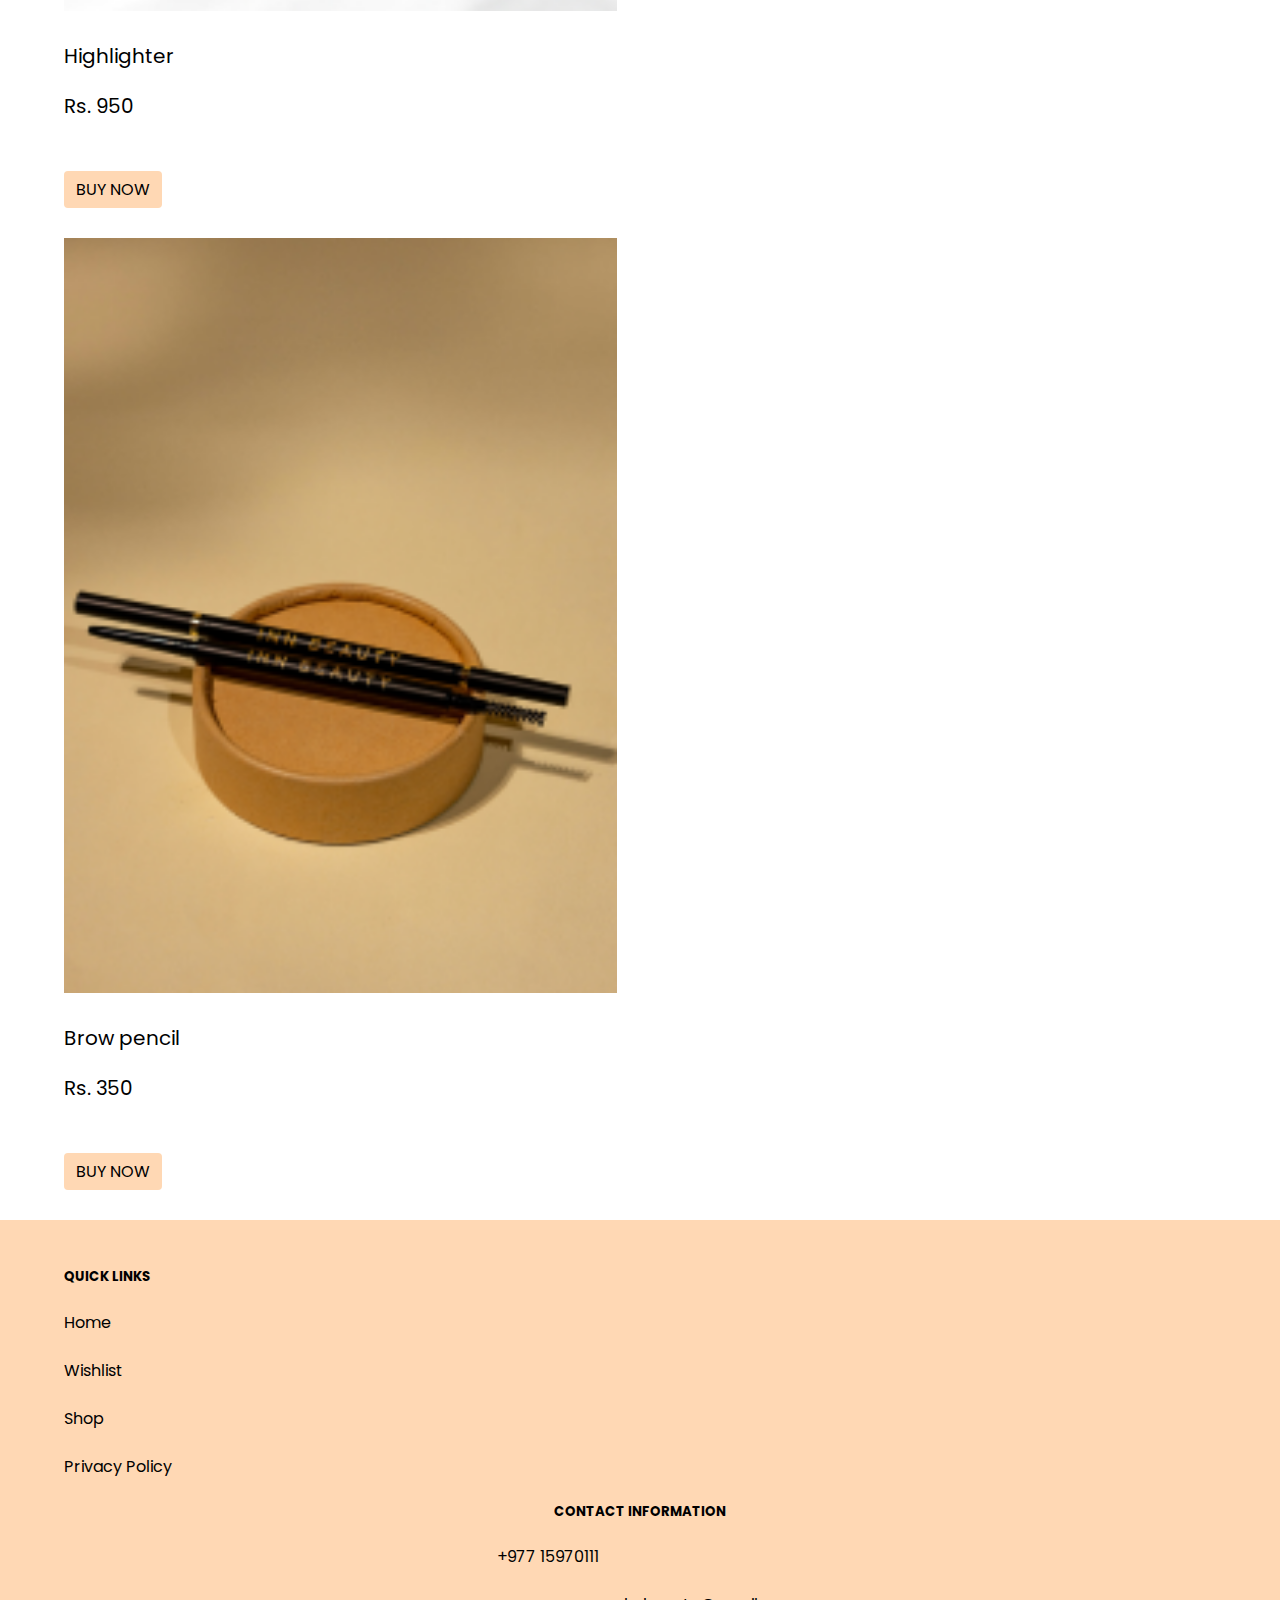
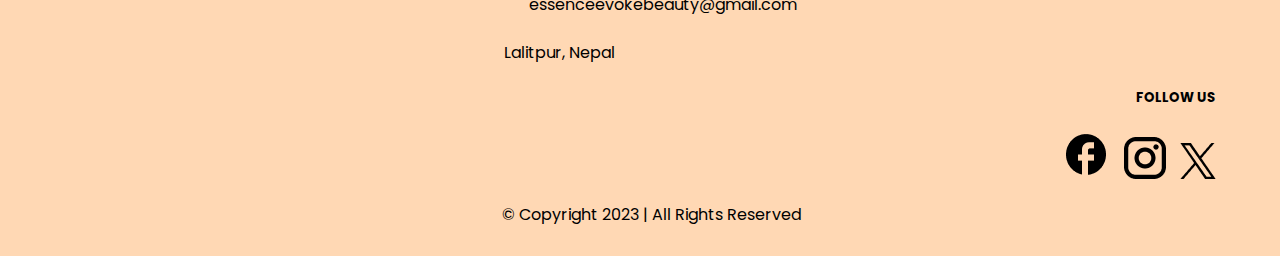
<file: productdisplay.html>
<!DOCTYPE html>
<html>
<head>
    <title>Landing page</title>
    <link href="https://cdn.jsdelivr.net/npm/bootstrap@5.2.3/dist/css/bootstrap.min.css" rel="stylesheet" integrity="sha384-rbsA2VBKQhggwzxH7pPCaAqO46MgnOM80zW1RWuH61DGLwZJEdK2Kadq2F9CUG65" crossorigin="anonymous">
    <link rel="stylesheet" href="global.css">
    <link rel="stylesheet" href="productdisplay.css">
    <link rel="stylesheet" href="footer.css">
    <link rel="preconnect" href="https://fonts.googleapis.com">
    <link rel="preconnect" href="https://fonts.gstatic.com" crossorigin>
    <link href="https://fonts.googleapis.com/css2?family=Poppins:wght@100;200;300;400;500;600;700;800;900&display=swap" rel="stylesheet"> 
</head>
<body style="font-family: Poppins; overflow-x: hidden;">
    <!--NAVBAR-->
    <div class="Navbar">
        <div class="Logo">
            <a href="home.html"><img class="Logo_img" src="images/brandlogo.jpg" alt="logo"></a>
        </div>
        <div>
            <input class="search_bar" type="text" placeholder="Search products" style="padding-left: 4%; margin-left: 6%;">
               <!-- <img class="search" src="images/search.png" alt="search"  > -->
        </div>
        <div class="Navbar_Icons" style="margin-bottom: 19%;">
            <a href="wishlist.html"><img class="Icons" src="Icons/heart_66744.png" alt="icon"> </a>
            <a href="profile.html"><img class="Icons" src="Icons/user_149452.png" alt="icon"> </a>
        </div>
    </div>

    <!-- Product Display Section -->
    <div class="row" style="padding-left: 5%; padding-right: 5%;">
        <div class="col-md-2">
            <img src="images/lipstick.png" alt="Velvet Lipstick" class="img-fluid">
        </div>
        <div class="col-md-10" style="align-items: left; color: black;">
                
                <h2>Velvet Lipstick<a href="wishlist.html"><img class="Icons" src="Icons/heart_66744.png" alt="icon" style="margin-left: 10px;"> </a> </h2>
            <br>
           <h5>Velvet Matte Lipstick series creates a matte velvety finish on your lips. <br>It nourishes and moisturizes your lips, thanks to Vitamin E and other moisturizing factors.<br></h5>
            <h3>Rs. 850</h3>
            <!-- Quantity Control -->
    <div class="quantity-control">
        <button class="quantity-btn" id="decrement">-</button>
        <input type="text" id="quantity" value="1" readonly>
        <button class="quantity-btn" id="increment">+</button>
    </div>
    <br>
           <a href="login.html"> <p class="btn btn-primary" style="margin-bottom: 4%;" >ADD TO CART</p></a>
        </div>
    </div>
    <div class="row mt-5" style="padding-left: 5%; padding-right: 5%;">
        <div class="col-12">
            <h4>You might also like</h4><br>
        </div>
        <div class="col-12">
            <div class="row products">
                <div class="col-3">
                    <!--First Box-->
                    <div class="Box">
                        <div>
                            <img class="Product_image" src="images/mattelipstick.png" alt="Product">
                            <p style="font-size: 20px;">Matte lipstick</p>
                            <p style="font-size: 20px;">Rs. 1000</p>
                            <p class="btn btn-primary">BUY NOW</p>
                        </div>
                    </div>
                </div>
                <div class="col-3">
                    <!--Second Box-->
                    <div class="Box">
                        <div>
                            <img class="Product_image" src="images/foundation.png" alt="Product">
                            <p style="font-size: 20px;">Foundation</p>
                            <p style="font-size: 20px;">Rs. 1250</p>
                            <p class="btn btn-primary">BUY NOW</p>
                        </div>
                    </div>
                </div>
                <div class="col-3">
                    <!--Third box-->
                    <div class="Box">
                        <div>
                            <img class="Product_image" src="images/highlighter.png" alt="Product">
                            <p style="font-size: 20px;">Highlighter</p>
                            <p style="font-size: 20px;">Rs. 950</p>
                            <p class="btn btn-primary">BUY NOW</p>
                        </div>
                    </div>
                </div>
                <div class="col-3">
                    <!--Fourth Box-->
                    <div class="Box">
                        <div>
                            <img class="Product_image" src="images/browpencil.png" alt="Product">
                            <p style="font-size: 20px;">Brow pencil</p>
                            <p style="font-size: 20px;">Rs. 350</p>
                            <p class="btn btn-primary">BUY NOW</p>
                        </div>
                    </div>
                </div>
            </div>
        </div>
    </div>
    <div class="footer">
        <div class="row">
            <div class="col">
                <h5>QUICK LINKS</h5>
                <div class="row footer-margin-bottom" >
                    <a class="link-customized" href="home.html">
                        Home
                    </a>
                </div>
                <div class="row footer-margin-bottom">
                    <a class="link-customized" href="wishlist.html">
                       Wishlist
                    </a>
                </div>
                <div class="row footer-margin-bottom">
                    <a class="link-customized" href="productdisplay.html">
                        Shop
                    </a>
                </div>
                <div class="row footer-margin-bottom">
                    <a class="link-customized" href="">
                        Privacy Policy
                    </a>
            </div>
            </div>
            <div class="col contact-info" >
                <h5>CONTACT INFORMATION</h5>
                <div class="row footer-margin-bottom">
                    <a class="link-customized" style="margin-left: -16%;">
                        +977 15970111
                    </a>
                </div>
                <div class="row footer-margin-bottom">
                    <a class="link-customized" style="margin-left: 4%;">
                        essenceevokebeauty@gmail.com
                    </a>
                </div>
                <div class="row footer-margin-bottom">
                    <a class="link-customized" style="margin-left: -14%;">
                        Lalitpur, Nepal
                    </a>
                </div>
            </div>
            <div class="col follow-us" >
                <h5>FOLLOW US</h5>
                <img src="images/fa.png">
                <img src="images/ins.png">
                <img src="images/twi.png">
            </div>
        </div>
  
    <p style= "margin-left: 38%;">
        &copy; Copyright 2023 | All Rights Reserved</p>
</div>
    <style>
    input[type=text] {
        width: 70%;
        box-sizing: border-box;
        border: 2px solid #ccc;
        border-radius: 4px;
        font-size: 16px;
        background-color: white;
        background-image: url('images/search.png');
        background-position: 10px 10px; 
        background-repeat: no-repeat;
        padding: 12px 20px 12px 40px;
      }
      </style>
    <script src="https://cdn.jsdelivr.net/npm/@popperjs/core@2.10.2/dist/umd/popper.min.js"></script>
    <script src="https://cdn.jsdelivr.net/npm/bootstrap@5.1.3/dist/js/bootstrap.min.js"></script>
    <script>
        document.getElementById("increment").addEventListener("click", function () {
            let quantityInput = document.getElementById("quantity");
            let currentValue = parseInt(quantityInput.value);
            quantityInput.value = currentValue + 1;
        });
    
        document.getElementById("decrement").addEventListener("click", function () {
            let quantityInput = document.getElementById("quantity");
            let currentValue = parseInt(quantityInput.value);
            if (currentValue > 1) { // Ensure quantity does not go below 1
                quantityInput.value = currentValue - 1;
            }
        });
    </script>
    
</body>
</html>
</file>
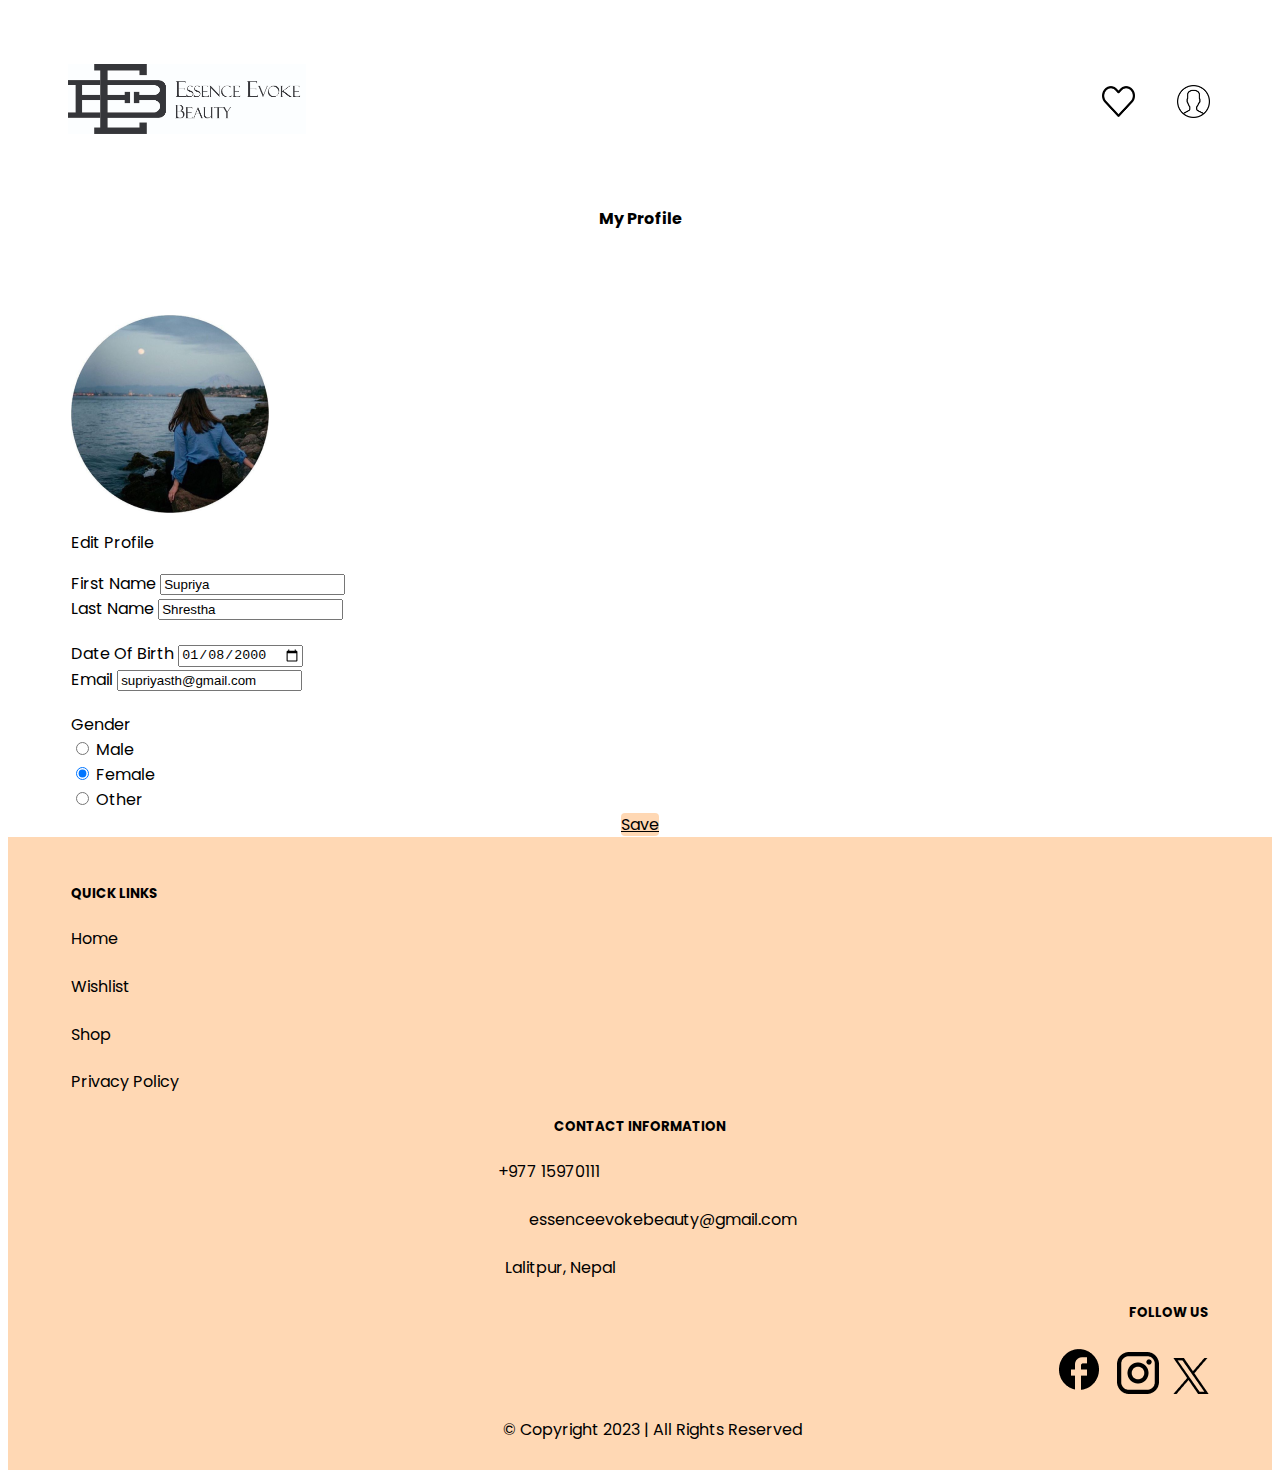
<file: profile.html>
<!DOCTYPE html>
<html lang="en">
    <head>
        <title>Profile page</title>
        <link
          href="https://cdn.jsdelivr.net/npm/bootstrap@5.2.3/dist/css/bootstrap.min.css"
          rel="stylesheet"
          integrity="sha384-rbsA2VBKQhggwzxH7pPCaAqO46MgnOM80zW1RWuH61DGLwZJEdK2Kadq2F9CUG65"
          crossorigin="anonymous"
        />
        <link rel="stylesheet" href="profile.css" />
        <link rel="stylesheet" href="global.css" />
        <link rel="stylesheet" href="footer.css" />
        <link rel="preconnect" href="https://fonts.googleapis.com" />
        <link rel="preconnect" href="https://fonts.gstatic.com" crossorigin />
        <link
          href="https://fonts.googleapis.com/css2?family=Poppins:ital,wght@0,100;0,200;0,300;0,400;0,500;0,600;0,700;0,800;0,900;1,100;1,200;1,300;1,400;1,500;1,600;1,700;1,800;1,900&display=swap"
          rel="stylesheet"
        />
      </head>
      <body style="font-family: Poppins; overflow-x: hidden;">
    <!--NAVBAR-->
    <div class="Navbar">
        <div class="Logo">
            <a href="home.html"><img class="Logo_img" src="images/brandlogo.jpg" alt="logo"></a>
            
        </div>
        <div>
           
        </div>
        <div class="Navbar_Icons" style="margin-bottom: 19%;">
            <a href="wishlist.html"><img class="Icons" src="Icons/heart_66744.png" alt="icon"> </a> 
            <a href="profile.html"><img class="Icons" src="Icons/user_149452.png" alt="icon"> </a>
        </div>
    </div>
    <div class="heading">
        <h4>My Profile</h4>
    </div>
    <div class="row justify-content-center align-items-center" style="padding-top: 5%; padding-left: 5%; padding-right: 5%">
      <div class="col-lg-3 col-sm-12 text-center">
        <!-- <div class="col-lg-3 col-sm-12 d-flex justify-content-center align-items-center"> -->
            <img src="images/profilepic.png" alt="profilePic" class="img-fluid">
            <p style="margin-top: 10px;">Edit Profile</p>
        </div>
        <div class="col-lg-9 col-sm-12">
            <form>
                <div class="form-row row" style="margin-bottom: 20px;">
                    <div class="form-group col-md-6">
                      <label for="first_name" style="margin-bottom: 10px;">First Name</label>
                      <input type="text" class="form-control" id="first_name" placeholder="First Name" value="Supriya">
                    </div>
                    <div class="form-group col-md-6">
                      <label for="last_name" style="margin-bottom: 10px;">Last Name</label>
                      <input type="text" class="form-control" id="last_name" placeholder="Last Name" value="Shrestha">
                    </div>
                </div>

                <div class="form-row row" style="margin-bottom: 20px;">
                    <div class="form-group col-md-6">
                      <label for="first_name" style="margin-bottom: 10px;">Date Of Birth</label>
                      <input type="date" class="form-control" id="dateofbirth" placeholder="Date Of Birth" value="2000-01-08">
                    </div>
                    <div class="form-group col-md-6">
                      <label for="last_name" style="margin-bottom: 10px;">Email</label>
                      <input type="email" class="form-control" id="email" placeholder="Email" value="supriyasth@gmail.com">
                    </div>
                </div>

                <div class="form-row">
                    <div class="form-group col-md-6">
                      <label style="margin-bottom: 10px;">Gender</label><br>
                      <div class="form-check form-check-inline">
                        <input class="form-check-input" type="radio" name="gender" id="male" value="male">
                        <label class="form-check-label" for="male" style="margin-bottom: 10px;">Male</label>
                      </div>
                      <div class="form-check form-check-inline">
                        <input class="form-check-input" type="radio" name="gender" id="female" value="female" checked>
                        <label class="form-check-label" for="female" style="margin-bottom: 10px;">Female</label>
                      </div>
                      <div class="form-check form-check-inline">
                        <input class="form-check-input" type="radio" name="gender" id="other" value="other">
                        <label class="form-check-label" for="other" style="margin-bottom: 10px;">Other</label>
                      </div>
                    </div>
                  </div>

                
              </form>
        </div>
    </div>
    <div class="heading">
        <a href="" class="btn btn-primary">Save</a>
    </div>
    <div class="footer">
      <div class="row">
          <div class="col">
              <h5>QUICK LINKS</h5>
              <div class="row footer-margin-bottom" >
                  <a class="link-customized" href="home.html">
                      Home
                  </a>
              </div>
              <div class="row footer-margin-bottom">
                  <a class="link-customized" href="wishlist.html">
                     Wishlist
                  </a>
              </div>
              <div class="row footer-margin-bottom">
                  <a class="link-customized" href="productdisplay.html">
                      Shop
                  </a>
              </div>
              <div class="row footer-margin-bottom">
                <a class="link-customized" href="">
                    Privacy Policy
                </a>
        </div>
          </div>
          <div class="col contact-info" >
              <h5>CONTACT INFORMATION</h5>
              <div class="row footer-margin-bottom">
                <a class="link-customized" style="margin-left: -16%;">
                    +977 15970111
                </a>
            </div>
            <div class="row footer-margin-bottom">
                <a class="link-customized" style="margin-left: 4%;">
                    essenceevokebeauty@gmail.com
                </a>
            </div>
            <div class="row footer-margin-bottom">
                <a class="link-customized" style="margin-left: -14%;">
                    Lalitpur, Nepal
                </a>
              </div>
          </div>
          <div class="col follow-us" >
              <h5>FOLLOW US</h5>
              <img src="images/fa.png">
              <img src="images/ins.png">
              <img src="images/twi.png">
          </div>
          <p style= "margin-left: 38%;">
            &copy; Copyright 2023 | All Rights Reserved</p>
    </div>
      </div>
  </div>
</body>
</html>
</file>
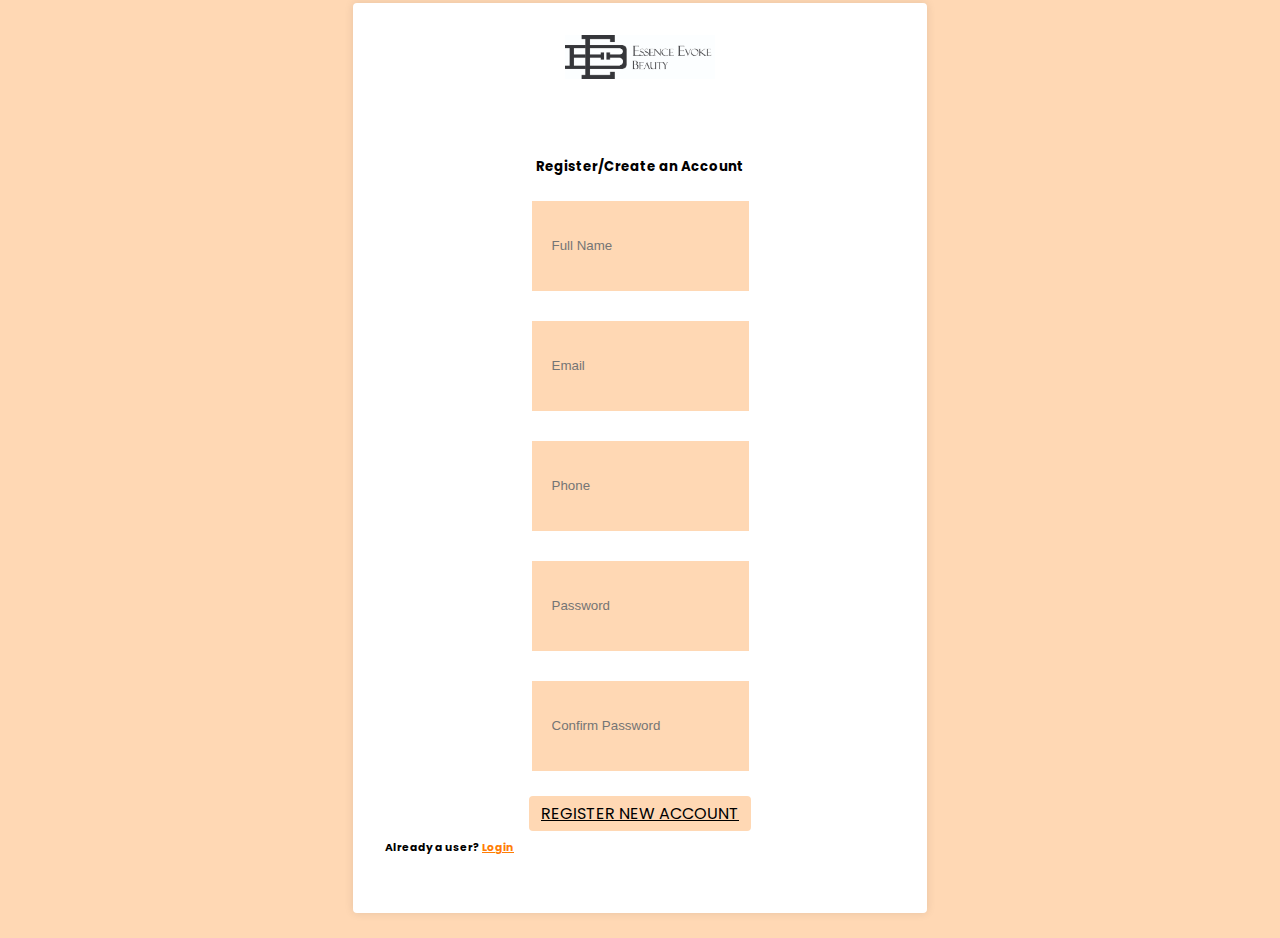
<file: signup.html>
<!DOCTYPE html>
<html lang="en">
<head>
  <meta charset="UTF-8">
  <meta name="viewport" content="width=device-width, initial-scale=1.0">
  <title>Signup - Essence Evoke Beauty</title>
  <link rel="stylesheet" href="signup.css">
  <link href="https://cdn.jsdelivr.net/npm/bootstrap@5.2.3/dist/css/bootstrap.min.css" rel="stylesheet" integrity="sha384-rbsA2VBKQhggwzxH7pPCaAqO46MgnOM80zW1RWuH61DGLwZJEdK2Kadq2F9CUG65" crossorigin="anonymous">
  <link rel="preconnect" href="https://fonts.googleapis.com">
  <link rel="preconnect" href="https://fonts.gstatic.com" crossorigin>
  <link href="https://fonts.googleapis.com/css2?family=Poppins:ital,wght@0,100;0,200;0,300;0,400;0,500;0,600;0,700;0,800;0,900;1,100;1,200;1,300;1,400;1,500;1,600;1,700;1,800;1,900&display=swap" rel="stylesheet">
  
</head>
<body style="font-family: Poppins;">
    
    <div class="login-container">
      <a href="home.html"><img class="Logo_img" src="images/brandlogo.jpg" alt="logo"></a>
        <div class="login">
        <h5 >Register/Create an Account</h5></div>
        <form>
            <div class="form-group">
            
                <input type="full name" class="form-control" id="full name" placeholder="Full Name" required>
              </div>

          <div class="form-group">
            
            <input type="email" class="form-control" id="email" placeholder="Email" required>
          </div>

          <div class="form-group">
            
            <input type="phone" class="form-control" id="phone" placeholder="Phone" required>
          </div>

          <div class="form-group">
            
            <input type="password" class="form-control" id="password" placeholder="Password" required>
          </div>
          
          <div class="form-group">
            
            <input type="confirm password" class="form-control" id="confirm password" placeholder="Confirm Password" required>
          </div>
          <div class="loginn">
          <a class="btn btn-primary" href="home.html">REGISTER NEW ACCOUNT</a>
        </div>
        </form>
        <h6 class="text">Already a user? <a href="login.html" class="register-link">Login</a></h6>
      </div>
      
      <script src="https://code.jquery.com/jquery-3.5.1.slim.min.js"></script>
      <script src="https://cdn.jsdelivr.net/npm/@popperjs/core@2.9.2/dist/umd/popper.min.js"></script>
      <script src="https://maxcdn.bootstrapcdn.com/bootstrap/4.5.2/js/bootstrap.min.js"></script>
      </body>
      </html>
</file>
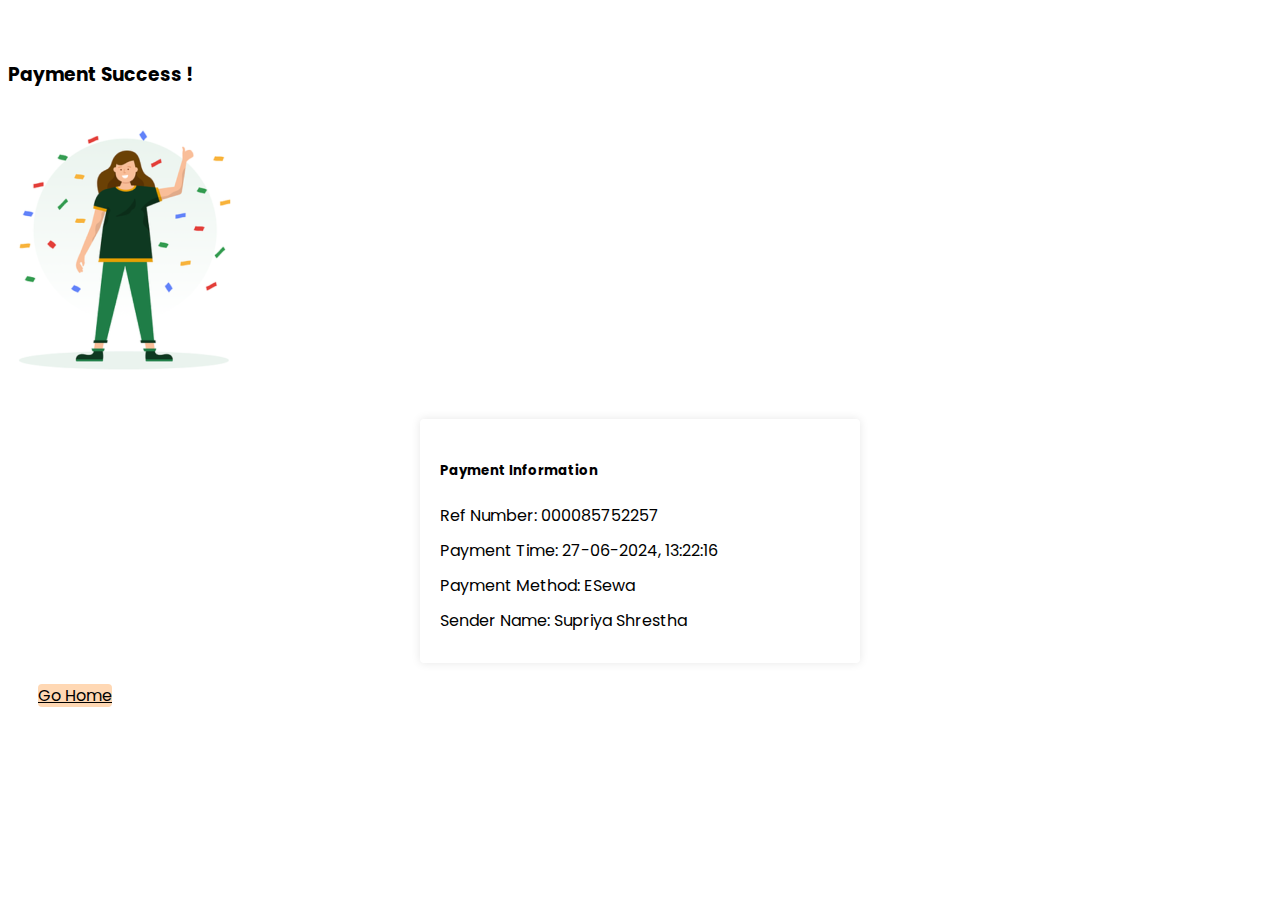
<file: success.html>
<!DOCTYPE html>
<html lang="en">
<head>
    <meta charset="UTF-8">
    <meta name="viewport" content="width=device-width, initial-scale=1.0">
    <title>Payment Successful</title>
    <link href="https://cdn.jsdelivr.net/npm/bootstrap@5.2.3/dist/css/bootstrap.min.css" rel="stylesheet" integrity="sha384-rbsA2VBKQhggwzxH7pPCaAqO46MgnOM80zW1RWuH61DGLwZJEdK2Kadq2F9CUG65" crossorigin="anonymous">
    <link rel="stylesheet" href="success.css">
    <link rel="preconnect" href="https://fonts.googleapis.com">
        <link rel="preconnect" href="https://fonts.gstatic.com" crossorigin>
        <link href="https://fonts.googleapis.com/css2?family=Poppins:ital,wght@0,100;0,200;0,300;0,400;0,500;0,600;0,700;0,800;0,900;1,100;1,200;1,300;1,400;1,500;1,600;1,700;1,800;1,900&display=swap" rel="stylesheet"> 
</head>
<body style="font-family: Poppins; overflow-x: hidden;">
    
      
    <div class="container text-center">
        <div class="row justify-content-center align-items-center vh-100">
            <div class="col-md-6">

                <div class="Success">
                    <h3>Payment Success !</h3>
                    <img class="Success_image" src="images/paymentsuccess.png" alt="error">
                    

                    <div class="payment-info">
                        <h5>Payment Information</h5>
                        <p><span class="label">Ref Number:</span> <span class="value">000085752257</span></p>
                        <p><span class="label">Payment Time:</span> <span class="value">27-06-2024, 13:22:16</span></p>
                        <p><span class="label">Payment Method:</span> <span class="value">ESewa</span></p>
                        <p><span class="label">Sender Name:</span> <span class="value">Supriya Shrestha</span></p>
                    </div>

                </div>
                
               
                <a href="home.html" class="btn btn-primary">Go Home</a>
            </div>
        </div>
       
    </div>
    <script src="https://cdn.jsdelivr.net/npm/@popperjs/core@2.10.2/dist/umd/popper.min.js"></script>
    <script src="https://cdn.jsdelivr.net/npm/bootstrap@5.1.3/dist/js/bootstrap.min.js"></script>
</body>
</html>
</file>
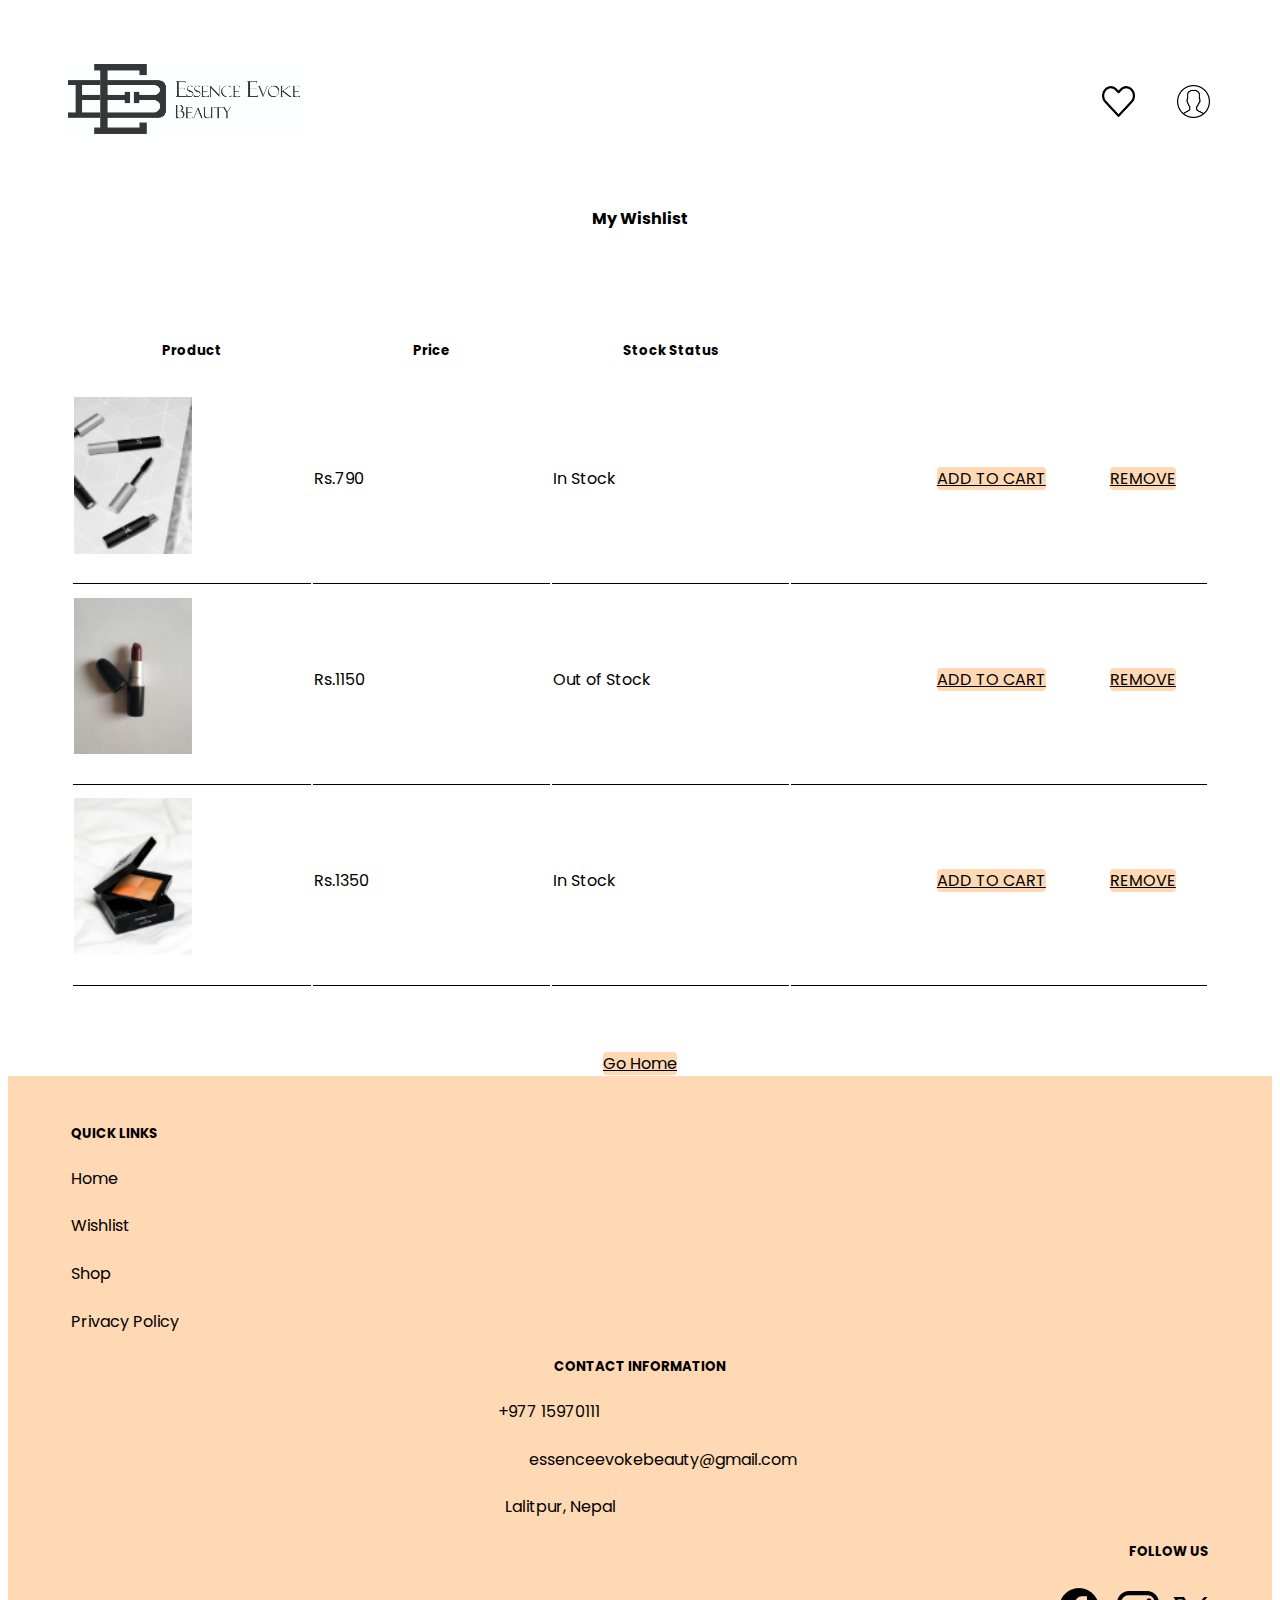
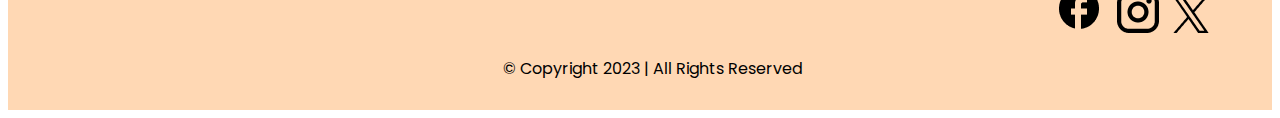
<file: wishlist.html>
<!DOCTYPE html>
<html>
    <head>
        <title> Landing page</title>
         <link href="https://cdn.jsdelivr.net/npm/bootstrap@5.2.3/dist/css/bootstrap.min.css" rel="stylesheet" integrity="sha384-rbsA2VBKQhggwzxH7pPCaAqO46MgnOM80zW1RWuH61DGLwZJEdK2Kadq2F9CUG65" crossorigin="anonymous">
        <link rel="stylesheet" href="wishlist.css">
        <link rel="stylesheet" href="global.css">
        <link rel="stylesheet" href="footer.css">
        <link rel="preconnect" href="https://fonts.googleapis.com">
        <link rel="preconnect" href="https://fonts.gstatic.com" crossorigin>
        <link href="https://fonts.googleapis.com/css2?family=Poppins:ital,wght@0,100;0,200;0,300;0,400;0,500;0,600;0,700;0,800;0,900;1,100;1,200;1,300;1,400;1,500;1,600;1,700;1,800;1,900&display=swap" rel="stylesheet"> 
    </head>
    <body style="font-family: Poppins; overflow-x: hidden;">
        <!--NAVBAR-->
        <div class="Navbar">
            <div class="Logo">
                <a href="home.html"><img class="Logo_img" src="images/brandlogo.jpg" alt="logo"></a>
            </div>
            <div></div>
            <div class="Navbar_Icons" style="margin-bottom: 19%;">
                <a href="wishlist.html"><img class="Icons" src="Icons/heart_66744.png" alt="icon"> </a> 
                <a href="profile.html"><img class="Icons" src="Icons/user_149452.png" alt="icon"> </a>
            </div>
        </div>
        <div class="heading">
            <h4>My Wishlist</h4>
        </div>

        <div style="padding: 5%;">
            <table style="width: 100%;">
                <tr class="border_bottom" >
                    
                    <th style="width: 20%;"><h5>Product</h5></th>
                    <th style="width: 20%;"><h5>Price</h5></th>
                    <th style="width: 20%;"><h5>Stock Status</h5></th>
                    <th style="width: 35%;"></th>
                </tr>
                <tr class="border_bottom ">
                   
                   
                    <td style="width: 20%;">
                        <img src="images/wishlist1.jpg " style="height:50% ;width:50%; ">
                    </td>
                    <td style="width: 20%;">Rs.790</td>
                    <td style="width: 20%;">In Stock</td>
                    <td style="width: 35%; text-align: right;">
                        <a href="" class="btn btn-primary">ADD TO CART</a>
                        <a href="" class="btn btn-primary">REMOVE</a>
                        
                    </td>
                </tr>
                <tr class="border_bottom">
                    
                    <td style="width: 20%;">
                        <img src="images/wishlist2.jpg " style="height:50% ;width:50%;">
                    </td>
                    <td style="width: 20%;">Rs.1150</td>
                    <td style="width: 20%;">Out of Stock</td>
                    <td style="width: 35%; text-align: right;">
                        <a href="" class="btn btn-primary">ADD TO CART</a>
                        <a href="" class="btn btn-primary">REMOVE</a>
                    </td>
                </tr>
                <tr class="border_bottom">
                   
                    <td style="width: 20%;">
                        <img src="images/wishlist3.jpg " style="height:50% ;width:50%;">
                    </td>
                    <td style="width: 20%;">Rs.1350</td>
                    <td style="width: 20%;">In Stock</td>
                    <td style="width: 35%; text-align: right;">
                        <a href="" class="btn btn-primary">ADD TO CART</a>
                        <a href="" class="btn btn-primary">REMOVE</a>
                    </td>
                </tr>
            </table>
        </div>
        <div class="heading">
            <a href="home.html" class="btn btn-primary">Go Home</a>
        </div>
        <div class="footer">
            <div class="row">
                <div class="col">
                    <h5>QUICK LINKS</h5>
                    <div class="row footer-margin-bottom" >
                        <a class="link-customized" href="home.html">
                            Home
                        </a>
                    </div>
                    <div class="row footer-margin-bottom">
                        <a class="link-customized" href="wishlist.html">
                           Wishlist
                        </a>
                    </div>
                    <div class="row footer-margin-bottom">
                        <a class="link-customized" href="productdisplay.html">
                            Shop
                        </a>
                    </div>
                    <div class="row footer-margin-bottom">
                        <a class="link-customized" href="">
                            Privacy Policy
                        </a>
                </div>
                </div>
                <div class="col contact-info" >
                    <h5>CONTACT INFORMATION</h5>
                    <div class="row footer-margin-bottom">
                        <a class="link-customized" style="margin-left: -16%;">
                            +977 15970111
                        </a>
                    </div>
                    <div class="row footer-margin-bottom">
                        <a class="link-customized" style="margin-left: 4%;">
                            essenceevokebeauty@gmail.com
                        </a>
                    </div>
                    <div class="row footer-margin-bottom">
                        <a class="link-customized" style="margin-left: -14%;">
                            Lalitpur, Nepal
                        </a>
                    </div>
                </div>
                <div class="col follow-us" >
                    <h5>FOLLOW US</h5>
                    <img src="images/fa.png">
                    <img src="images/ins.png">
                    <img src="images/twi.png">
                </div>
            </div>
       
        <p style= "margin-left: 38%;">
            &copy; Copyright 2023 | All Rights Reserved</p>
    </div>
    </body>
    </html>
</file>
<file: checkout.css>
.Navbar{
    display:grid;
    grid-template-columns: 300px 1fr 110px;
    margin:60px;
}

.Logo_img{
    width:238px;
    height:70px;
}

.Navbar_Icons{
    display:flex;
    gap:42px;
    margin-top:25px;
}
.Icons{
    height:33px;
    width:33px;
}
.PaymentMethod{
    padding-top: 5%;
}
.paymentImage{
    padding-left: 5%;
}

.itemsInCart{
    padding-bottom: 3%;
}


/* Hide the default radio button appearance */
.form-check-input {
    appearance: none; /* Remove default styles */
    background-color: #e0e0e0; /* Default grey background */
    border-radius: 50%; /* Circular shape */
    width: 16px; /* Size of the radio button */
    height: 16px; /* Size of the radio button */
    border: 2px solid #c0c0c0; /* Grey border */
    outline: none;
    cursor: pointer;
    position: relative;
    vertical-align: middle;
}

/* Create a custom checkmark for when the radio button is selected */
.form-check-input:checked::before {
    content: ''; /* Required for pseudo-element */
    display: block;
    width: 12px; /* Size of the inner circle */
    height: 12px; /* Size of the inner circle */
    border-radius: 50%; /* Circular shape */
    background-color: white; /* Blue color */
    position: absolute;
    top: 50%;
    left: 50%;
    transform: translate(-50%, -50%);
}

/* Adjust label styles if needed */
.form-check-label {
    margin-left: 20px; /* Space between radio button and label */
    font-size: 16px; /* Font size */
}
</file>
<file: wishlist.css>
.Navbar{
    display:grid;
    grid-template-columns: 300px 1fr 110px;
    margin:60px;
}

.Logo_img{
    width:238px;
    height:70px;
}

.Navbar_Icons{
    display:flex;
    gap:42px;
    margin-top:25px;
}
.Icons{
    height:33px;
    width:33px;
}

.heading{
    max-width: fit-content;
    margin-left: auto;
    margin-right: auto;
}
tr.border_bottom td {
    border-bottom: 1px solid black;
    padding-bottom: 2%;
    margin-right: 10%;
    padding-top: 1%;
  }

  .btn-primary {
    background-color: rgba(255, 125, 5, 0.3);
    border: none;
    color: black;
    margin: 30px;
    border-radius: 4px;
   
}

.btn.btn-primary:hover {
    background-color: rgba(255, 125, 5, 0.5);
}
</file>
<file: footer.css>
.footer{
    background-color: rgba(255, 125, 5, 0.3);
    padding: 5%;
    padding-top: 2%;
    padding-bottom: 1%;
}


.footer .follow-us {
    text-align: right;
}

.footer .follow-us img {
    display: inline-block;
    margin-left: 10px;
}


.footer .contact-info {
    text-align: center;
    /* padding-left: 5%; */
}


.footer-margin-bottom{
    margin-bottom: 2%;
}

.link-customized{
    color: black;
    text-decoration: none;
}
</file>
<file: home.css>
/* Base Styles */
body {
    font-family: 'Poppins', sans-serif;
    overflow-x: hidden;
    margin: 0;
    padding: 0;
}

.Navbar {
    display: grid;
    grid-template-columns: 300px 1fr 110px;
    margin: 20px 60px;
    align-items: center;
}

.Logo_img {
    width: 238px;
    height: 70px;
}

.search_bar {
    margin: 0 10px;
    height: 50%;
    width: 70%;
    border-radius: 4px;
    border-color: #000000;
}

.Navbar_Icons {
    display: flex;
    gap: 42px;
    margin-top: 25px;
}

.Icons {
    height: 33px;
    width: 33px;
}

.Second_box {
    display: grid;
    grid-template-columns: 1fr;
    margin: 20px 60px;
}

.Second_box_image {
    width: 100%;
    object-fit: cover;
}

.Body_content {
    margin: 20px 60px;
    display: flex;
    flex-wrap: wrap;
    gap: 20px;
    justify-content: space-between;
}

.Box {
    flex: 1 1 calc(25% - 20px);
    box-sizing: border-box;
}

.Product_image {
    margin-bottom: 30px;
    width: 100%;
    object-fit: cover;
    height: 400px;
}

.btn-primary {
    background-color: rgba(255, 125, 5, 0.3);
    border: none;
    color: black;
    margin: 30px;
    padding: 0.375rem 0.75rem;
    border-radius: 4px;
    cursor: pointer;
    text-align: center;
    display: inline-block;
    transition: background-color 0.15s ease-in-out, color 0.15s ease-in-out;
    margin-left: 0px;
}

.btn-primary:hover {
    background-color: rgba(255, 125, 5, 0.5);
}


/* Media Queries */
@media (max-width: 1200px) {
    .Navbar {
        grid-template-columns: 200px 1fr 80px;
    }

    .Logo_img {
        width: 150px;
        height: auto;
    }

    .search_bar {
        width: 80%;
    }

    .Navbar_Icons {
        gap: 20px;
    }
}

@media (max-width: 992px) {
    .Navbar {
        grid-template-columns: 150px 1fr 60px;
    }

    .Logo_img {
        width: 100px;
        height: auto;
    }

    .search_bar {
        width: 70%;
    }

    .Navbar_Icons {
        gap: 15px;
    }

    .Body_content {
        margin: 20px 40px;
    }

    .Box {
        flex: 1 1 calc(33.333% - 20px);
    }
}

@media (max-width: 768px) {
    .Navbar {
        grid-template-columns: 100px 1fr 50px;
    }

    .Logo_img {
        width: 80px;
        height: auto;
    }

    .search_bar {
        width: 60%;
    }

    .Navbar_Icons {
        gap: 10px;
    }

    .Body_content {
        margin: 20px;
    }

    .Box {
        flex: 1 1 calc(50% - 20px);
    }
}

@media (max-width: 576px) {
    .Navbar {
        grid-template-columns: 1fr;
        margin: 20px;
    }

    .Logo_img {
        width: 60px;
        height: auto;
    }

    .search_bar {
        width: 100%;
        margin: 10px 0;
    }

    .Navbar_Icons {
        justify-content: center;
        gap: 5px;
    }

    .Body_content {
        margin: 20px 10px;
    }

    .Box {
        flex: 1 1 100%;
    }
}


.no-link-style {
    color: inherit;
    text-decoration: none;
}

.no-link-style:hover, 
.no-link-style:focus, 
.no-link-style:active {
    color: inherit;
    text-decoration: none;
}
</file>
<file: login.css>
body {
    display: flex;
    justify-content: center;
    align-items: center;
    height: 100vh;
    background-color: rgba(255, 125, 5, 0.3);
    margin-bottom: 30px;
  }

  .login-container {
    background-color: #fff;
    padding: 2rem;
    border-radius: 4px;
    box-shadow: 0 0 10px rgba(0, 0, 0, 0.1);
    text-align: center;
    max-width: 500px;
    width: 100%;
   
  }

  .login{
    margin-bottom: 1.5rem;
  }

  .forgot-password {
    margin-bottom: -1.5rem;
  }


  .login-container img {
    background-color: rgba(255, 125, 5, 0.3);
    max-width: 150px;
    margin-bottom: 3rem;
  }

  .form-control {
    border: none;
    background-color: rgba(255, 125, 5, 0.3);
    height: 50px;
    padding: 20px;
    margin-bottom: 30px;
  }

  .btn.btn-primary {
    background-color: rgba(255, 125, 5, 0.3);
    border: none;
    color: black;
    border-radius: 4px;
    padding: 0.375rem 0.75rem; /* Adjust padding to your preference /
    cursor: pointer;
    text-align: center;
    display: inline-block;
    transition: background-color 0.15s ease-in-out, color 0.15s ease-in-out;
    margin-top: 0px; / Adjust margin-top as needed */
    width: 100%;
}

.btn.btn-primary:hover {
    background-color: rgba(255, 125, 5, 0.5);
}


  .forgot-password {
    text-align: left;
    margin-top: 0.5rem;
    color: #FF7D05;
    margin-right: 200px;
  }

  .mt-3{
    text-align: left;
    margin-right: 160px;
  }

  .register-link {
    text-align:right;
    margin-top: 0.5rem;
    color: #FF7D05;
    margin-right: 56px;
    
  }

  h6{
    display: left;
    margin-block-start: 1.33em;
    margin-inline-end: 1.33em;
    margin-inline-start: 0px;
    margin-inline-end: 0px;
    text-align: left;
  }

  .text{
    margin-top: 20px;
  }
</file>
<file: global.css>
.Navbar {
    display: grid;
    grid-template-columns: 300px 1fr 110px;
    margin: 60px;
    align-items: center;
}

.Logo_img {
    width: 238px;
    height: 70px;
}

.search_bar {
    margin: 0 10px;
    height: 50%;
    width: 90%;
    border-radius: 4px;
    border-color: #000000;
}

.Navbar_Icons {
    display: flex;
    gap: 42px;
    margin-top: 25px;
}

.Icons {
    height: 33px;
    width: 33px;
}

/* Media Queries */
@media (max-width: 1200px) {
    .Navbar {
        grid-template-columns: 200px 1fr 80px;
    }

    .Logo_img {
        width: 150px;
        height: auto;
    }

    .Navbar_Icons {
        gap: 20px;
    }
}

@media (max-width: 992px) {
    .Navbar {
        grid-template-columns: 150px 1fr 60px;
    }

    .Logo_img {
        width: 100px;
        height: auto;
    }

    .Navbar_Icons {
        gap: 15px;
    }
}

@media (max-width: 768px) {
    .Navbar {
        grid-template-columns: 100px 1fr 50px;
    }

    .Logo_img {
        width: 80px;
        height: auto;
    }

    .Navbar_Icons {
        gap: 10px;
    }
}

@media (max-width: 576px) {
    .Navbar {
        grid-template-columns: 1fr;
        margin: 20px;
    }

    .Logo_img {
        width: 60px;
        height: auto;
    }

    .Navbar_Icons {
        justify-content: center;
        gap: 5px;
    }
}

.heading{
    max-width: fit-content;
    margin-left: auto;
    margin-right: auto;
}

.btn-primary {
    background-color: rgba(255, 125, 5, 0.3);
    border: none;
    color: black;
    margin: 30px;
    border-radius: 4px;
   
}


.footer{
    background-color: rgba(255, 125, 5, 0.3);
}
</file>
<file: productdisplay.css>
/* Body and Button Styles */
body {
    font-family: 'Poppins', sans-serif;
    overflow-x: hidden;
    margin: 0;
    padding: 0;
}

.btn-primary {
    background-color: rgba(255, 125, 5, 0.3);
    border: none;
    color: black;
    margin: 30px;
    padding: 0.375rem 0.75rem;
    border-radius: 4px;
    cursor: pointer;
    text-align: center;
    display: inline-block;
    transition: background-color 0.15s ease-in-out, color 0.15s ease-in-out;
    margin-left: 0px;
}

.btn-primary:hover {
    background-color: rgba(255, 125, 5, 0.5);
}

.heading {
    max-width: fit-content;
    margin-left: auto;
    margin-right: auto;
}

/* Content Styles */
.Body_content {
    margin: 20px 60px;
    display: flex;
    flex-wrap: wrap;
    gap: 20px;
    justify-content: space-between;
}

.img-fluid {
    margin-right: 60px;
    
    height: 90%;
    width: 200%;
}

.Box {
    flex: 1 1 calc(25% - 20px);
    box-sizing: border-box;
    width:60%
}

.Product_image {
    margin-bottom: 30px;
    width: 80%; 
    object-fit: cover;
    display: block;
}

/* Media Queries */
@media (max-width: 992px) {
    .Body_content {
        margin: 20px 40px;
    }

    .Box {
        flex: 1 1 calc(33.333% - 20px);
    }
}

@media (max-width: 768px) {
    .Body_content {
        margin: 20px;
    }

    .Box {
        flex: 1 1 calc(50% - 20px);
    }

    .img-fluid {
        margin-right: 20px;
    }

    .col-md-10 {
        padding: 0;
    }
}

@media (max-width: 576px) {
    .Body_content {
        margin: 20px 10px;
    }

    .Box {
        flex: 1 1 100%;
    }

    .row > .col-3 {
        flex: 1 1 100%;
        max-width: 100%;
    }

    .col-md-2, .col-md-10 {
        width: 100%;
        padding: 0;
    }

    .col-md-10 {
        margin-top: 20px;
    }

    .btn-primary {
        margin: 20px 0;
    }
}

.quantity-control {
    display: flex;
    align-items: center;
    gap: 10px;
    margin: 20px 0;
}

.quantity-btn {
    background-color: white;
    border: 1px solid #ddd;
    padding: 5px 10px;
    cursor: pointer;
    font-size: 18px;
    border-radius: 4px;
}

#quantity {
    width: 40px;
    text-align: center;
    border: 1px solid #ddd;
    border-radius: 4px;
    padding: 7px;
}



input[type=text] {
    width: 70%;
    box-sizing: border-box;
    border: 2px solid #ccc;
    border-radius: 4px;
    font-size: 16px;
    background-color: white;
    /* Hide the background image */
    background-image: none;
    /* Adjust padding if needed */
    padding: 12px 20px;
    /* Additional properties to ensure no icon is visible */
    background-size: 0;
    background-position: 0;
}
</file>
<file: profile.css>
.Navbar{
    display:grid;
    grid-template-columns: 300px 1fr 110px;
    margin:60px;
}

.Logo_img{
    width:238px;
    height:70px;
}

.Navbar_Icons{
    display:flex;
    gap:42px;
    margin-top:25px;
}
.Icons{
    height:33px;
    width:33px;
}
</file>
<file: signup.css>
body {
    display: flex;
    justify-content: center;
    align-items: center;
    height: 100vh;
    background-color: rgba(255, 125, 5, 0.3);
    margin-bottom: 30px;
    
  }

  .login-container {
    background-color: #fff;
    padding: 2rem;
    border-radius: 4px;
    box-shadow: 0 0 10px rgba(0, 0, 0, 0.1);
    text-align: center;
    max-width: 510px;
    width: 100%;
   
  }

  .login{
    margin-bottom: 1.5rem;
  }


  .login-container img {
    background-color: rgba(255, 125, 5, 0.3);
    max-width: 150px;
    margin-bottom: 3rem;
  }

  .form-control {
    border: none;
    background-color: rgba(255, 125, 5, 0.3);
    height: 50px;
    padding: 20px;
    margin-bottom: 30px;
   
  }

  .btn.btn-primary {
    background-color: rgba(255, 125, 5, 0.3);
    border: none;
    color: black;
    border-radius: 4px;
    padding: 0.375rem 0.75rem; /* Adjust padding to your preference /
    cursor: pointer;
    text-align: center;
    display: inline-block;
    transition: background-color 0.15s ease-in-out, color 0.15s ease-in-out;
    margin-top: 0px; / Adjust margin-top as needed */
    width: 100%;
    margin-bottom: 3%;

}

.btn.btn-primary:hover {
    background-color: rgba(255, 125, 5, 0.5);
}

  .forgot-password {
    text-align: left;
    margin-top: 0.5rem;
    color: #FF7D05;
    margin-right: 200px;
  }

  .mt-3{
    text-align: left;
    margin-right: 160px;
  }

  .register-link {
    text-align:right;
    margin-top: 0.5rem;
    color: #FF7D05;
    margin-right: 56px;
    
  }

  h6{
    display: left;
    margin-block-start: 1.33em;
    margin-inline-end: 1.33em;
    margin-inline-start: 0px;
    margin-inline-end: 0px;
    text-align: left;
  }
</file>
<file: success.css>
body {
    background-color: white;
    color: black; 
}

h1 {
    font-size: 10rem;
    font-weight: bold;
}


.btn-primary {
    background-color: rgba(255, 125, 5, 0.3);
    border: none;
    color: black;
    margin: 30px;
    border-radius: 4px;
    margin-bottom: 60px;
}



.success_image{
        height:80%;
        width: 100%;
        object-position: cover;
    }

.Info{
    text-align: left;
}

.Infoo{
    text-align: right;
    margin-bottom:50px ;
}


h3{
    margin-top: 60px;
}


.payment-info {
    background-color: #fff;
    padding: 20px;
    border-radius: 4px;
    box-shadow: 0 0 10px rgba(0, 0, 0, 0.1);
    max-width: 400px;
    margin: 20px auto;
}

.payment-info h2 {
    margin-top: 2px;
    color: black;
}

.payment-info p {
    margin: 10px 0;
    text-align: left;
}
</file>
